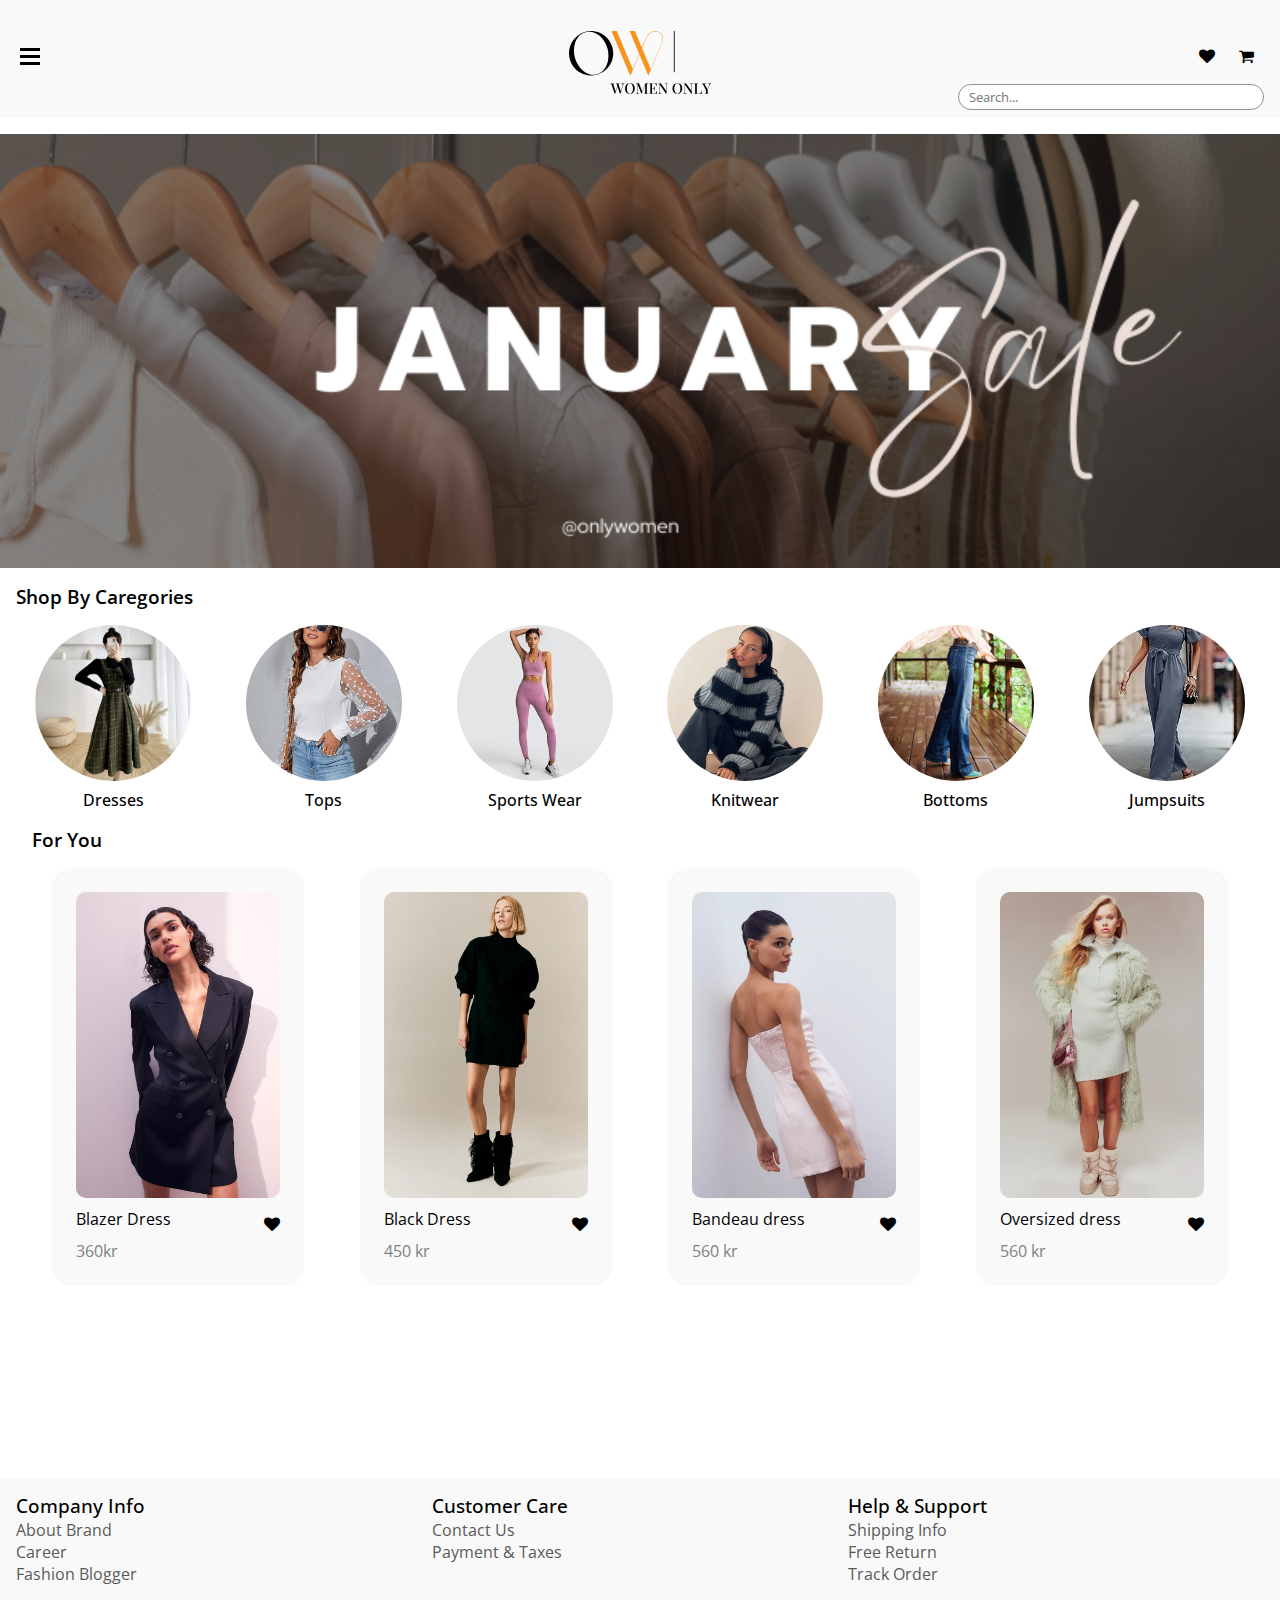
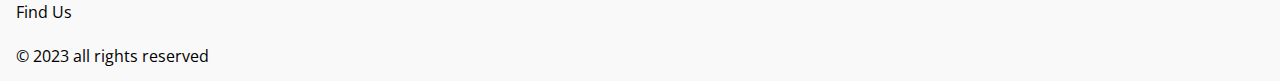
<file: index.html>
<!DOCTYPE html>
<html lang="en">
  <head>
    <meta charset="UTF-8" />
    <meta name="viewport" content="width=device-width, initial-scale=1.0" />
    <link rel="stylesheet" href="css/style.css" />
    <link rel="stylesheet" href="css/menubar.css" />
    <link rel="stylesheet" href="css/productlist.css" />
    <script src="js/menubar.js" defer></script>
    <link rel="preconnect" href="https://fonts.googleapis.com" />
    <link rel="preconnect" href="https://fonts.gstatic.com" crossorigin />
    <link
      href="https://fonts.googleapis.com/css2?family=Open+Sans:wght@400;500;600;700&display=swap"
      rel="stylesheet"
    />
    <link
      rel="stylesheet"
      href="https://cdnjs.cloudflare.com/ajax/libs/font-awesome/4.7.0/css/font-awesome.min.css"
    />
    <link
      rel="stylesheet"
      href="https://cdnjs.cloudflare.com/ajax/libs/font-awesome/6.4.2/css/all.min.css"
      integrity="sha512-z3gLpd7yknf1YoNbCzqRKc4qyor8gaKU1qmn+CShxbuBusANI9QpRohGBreCFkKxLhei6S9CQXFEbbKuqLg0DA=="
      crossorigin="anonymous"
      referrerpolicy="no-referrer"
    />
    <title>Women Only</title>
  </head>
  <body>
    <header>
      <!-- <div class="background-div"></div> -->
      <section class="header-container">
        <div class="burger-bars">
          <div class="thehamburger">
            <span class="bar"></span>
            <span class="bar"></span>
            <span class="bar"></span>
          </div>
          <nav class="nav-container hidden">
            <ul class="nav-menu">
              <li class="li-name">
                <a class="link-tag" href="productlist.html">Dresses</a>
              </li>
              <li class="li-name"><a href="#">Tops</a></li>
              <li class="li-name"><a href="#">Sports wear</a></li>
              <li class="li-name"><a href="#">Knitwear</a></li>
              <li class="li-name"><a href="#">Bottoms</a></li>
              <li class="li-name"><a href="#">Jumpsuits</a></li>
            </ul>
            <ul class="icon-menu">
              <li class="nav-icon">
                <svg
                  xmlns="http://www.w3.org/2000/svg"
                  height="1em"
                  viewBox="0 0 576 512"
                >
                  <!--! Font Awesome Free 6.4.2 by @fontawesome - https://fontawesome.com License - https://fontawesome.com/license (Commercial License) Copyright 2023 Fonticons, Inc. -->
                  <path
                    d="M575.8 255.5c0 18-15 32.1-32 32.1h-32l.7 160.2c0 2.7-.2 5.4-.5 8.1V472c0 22.1-17.9 40-40 40H456c-1.1 0-2.2 0-3.3-.1c-1.4 .1-2.8 .1-4.2 .1H416 392c-22.1 0-40-17.9-40-40V448 384c0-17.7-14.3-32-32-32H256c-17.7 0-32 14.3-32 32v64 24c0 22.1-17.9 40-40 40H160 128.1c-1.5 0-3-.1-4.5-.2c-1.2 .1-2.4 .2-3.6 .2H104c-22.1 0-40-17.9-40-40V360c0-.9 0-1.9 .1-2.8V287.6H32c-18 0-32-14-32-32.1c0-9 3-17 10-24L266.4 8c7-7 15-8 22-8s15 2 21 7L564.8 231.5c8 7 12 15 11 24z"
                  />
                </svg>
              </li>
              <li class="nav-icon">
                <svg
                  xmlns="http://www.w3.org/2000/svg"
                  height="1em"
                  viewBox="0 0 512 512"
                >
                  <!--! Font Awesome Free 6.4.2 by @fontawesome - https://fontawesome.com License - https://fontawesome.com/license (Commercial License) Copyright 2023 Fonticons, Inc. -->
                  <path
                    d="M47.6 300.4L228.3 469.1c7.5 7 17.4 10.9 27.7 10.9s20.2-3.9 27.7-10.9L464.4 300.4c30.4-28.3 47.6-68 47.6-109.5v-5.8c0-69.9-50.5-129.5-119.4-141C347 36.5 300.6 51.4 268 84L256 96 244 84c-32.6-32.6-79-47.5-124.6-39.9C50.5 55.6 0 115.2 0 185.1v5.8c0 41.5 17.2 81.2 47.6 109.5z"
                  />
                </svg>
              </li>
              <li class="nav-icon">
                <svg
                  xmlns="http://www.w3.org/2000/svg"
                  height="1em"
                  viewBox="0 0 512 512"
                >
                  <!--! Font Awesome Free 6.4.2 by @fontawesome - https://fontawesome.com License - https://fontawesome.com/license (Commercial License) Copyright 2023 Fonticons, Inc. -->
                  <path
                    d="M256 48C141.1 48 48 141.1 48 256v40c0 13.3-10.7 24-24 24s-24-10.7-24-24V256C0 114.6 114.6 0 256 0S512 114.6 512 256V400.1c0 48.6-39.4 88-88.1 88L313.6 488c-8.3 14.3-23.8 24-41.6 24H240c-26.5 0-48-21.5-48-48s21.5-48 48-48h32c17.8 0 33.3 9.7 41.6 24l110.4 .1c22.1 0 40-17.9 40-40V256c0-114.9-93.1-208-208-208zM144 208h16c17.7 0 32 14.3 32 32V352c0 17.7-14.3 32-32 32H144c-35.3 0-64-28.7-64-64V272c0-35.3 28.7-64 64-64zm224 0c35.3 0 64 28.7 64 64v48c0 35.3-28.7 64-64 64H352c-17.7 0-32-14.3-32-32V240c0-17.7 14.3-32 32-32h16z"
                  />
                </svg>
              </li>
              <li class="nav-icon">
                <svg
                  xmlns="http://www.w3.org/2000/svg"
                  height="1em"
                  viewBox="0 0 448 512"
                >
                  <!--! Font Awesome Free 6.4.2 by @fontawesome - https://fontawesome.com License - https://fontawesome.com/license (Commercial License) Copyright 2023 Fonticons, Inc. -->
                  <path
                    d="M224 256A128 128 0 1 0 224 0a128 128 0 1 0 0 256zm-45.7 48C79.8 304 0 383.8 0 482.3C0 498.7 13.3 512 29.7 512H418.3c16.4 0 29.7-13.3 29.7-29.7C448 383.8 368.2 304 269.7 304H178.3z"
                  />
                </svg>
              </li>
              <!-- The icons links are copied from https://fontawesome.com/  -->
            </ul>
          </nav>
        </div>
        <a href="index.html"
          ><img class="logo-image" src="Images/logo1.svg" alt="logo"
        /></a>
        <figure class="icon-container">
          <div>
            <i class="fa fa-search"></i>
            <i class="fa fa-heart wishlist"></i>
            <a class="link-tag" href="ShoppingCart2.html"
              ><i class="fa fa-shopping-cart"><p>.</p></i></a
            >
          </div>
          <input id="search-bar" type="text" placeholder="Search..." />
        </figure>
      </section>
    </header>
    <main>
      <section class="small-icons">
        <figure class="img-icon-div">
          <img class="img-icon" src="Images/what'snew.jpeg" alt="image1" />
          <figcaption class="icon-name">What's New</figcaption>
        </figure>
        <figure class="img-icon-div">
          <img class="img-icon" src="Images/fall.jpeg" alt="Fall style" />
          <figcaption class="icon-name">Fall Style</figcaption>
        </figure>
        <figure class="img-icon-div">
          <img class="img-icon" src="Images/trendy1.jpeg" alt="image1" />
          <figcaption class="icon-name">Trending</figcaption>
        </figure>
        <figure class="img-icon-div">
          <img class="img-icon" src="Images/bestselling1.jpeg" alt="image1" />
          <figcaption class="icon-name">Best Selling</figcaption>
        </figure>
      </section>
      <section class="carousel-container">
        <div id="slider">
          <figure class="slide first-slide">
            <img class="carousel-image" src="pics/newpic1.png" alt="image" />
          </figure>
          <figure class="slide second-slide">
            <img class="carousel-image" src="pics/newpic2.png" alt="image" />
          </figure>
          <figure class="slide third-slide">
            <img class="carousel-image" src="pics/newpic3.png" alt="image" />
          </figure>
        </div>
      </section>
      <section class="categories-section">
        <h3 class="sub-heading subhead-text">Shop By Caregories</h3>
        <div class="categories-container margin-top">
          <a class="link-tag" href="productlist.html">
            <figure class="img-icon-div">
              <img
                class="img-icon border-radius"
                src="Images/dress.jpg"
                alt="image1"
              />
              <figcaption class="category-heading">Dresses</figcaption>
            </figure></a
          >
          <figure class="img-icon-div">
            <img
              class="img-icon border-radius"
              src="Images/tops.jpg"
              alt="image1"
            />
            <figcaption class="category-heading">Tops</figcaption>
          </figure>
          <figure class="img-icon-div">
            <img
              class="img-icon border-radius"
              src="Images/sportswear.jpeg"
              alt="image1"
            />
            <figcaption class="category-heading">Sports Wear</figcaption>
          </figure>
          <figure class="img-icon-div">
            <img
              class="img-icon border-radius"
              src="Images/knitwear.jpg"
              alt="image1"
            />
            <figcaption class="category-heading">Knitwear</figcaption>
          </figure>
          <figure class="img-icon-div">
            <img
              class="img-icon border-radius"
              src="Images/bottoms.jpeg"
              alt="image1"
            />
            <figcaption class="category-heading">Bottoms</figcaption>
          </figure>
          <figure class="img-icon-div">
            <img
              class="img-icon border-radius"
              src="Images/jumpsuit2.jpg"
              alt="image1"
            />
            <figcaption class="category-heading">Jumpsuits</figcaption>
          </figure>
        </div>
      </section>
      <section class="similar-product-container">
        <h3 class="subhead-text">For You</h3>
        <div class="similar-product">
          <div class="card-cont">
            <figure>
              <img
                class="similar-image"
                src="Images/Blazer Dress.jpg"
                alt="Blazer Dress"
              />
              <figcaption class="product-name product-caption">
                Blazer Dress
                <i class="fa fa-heart heart pad-icon"></i>
              </figcaption>
              <p class="price-text">360kr</p>
            </figure>
          </div>

          <div class="card-cont">
            <figure>
              <img
                class="similar-image"
                src="Images/Black 2.jpg"
                alt="Black dress"
              />
              <figcaption class="product-name product-caption">
                Black Dress
                <i class="fa fa-heart heart pad-icon"></i>
              </figcaption>
              <p class="price-text">450 kr</p>
            </figure>
          </div>

          <div class="card-cont">
            <figure>
              <img
                class="similar-image"
                src="Images/Short bandeau dress.webp"
                alt="Short bandeau dress"
              />
              <figcaption class="product-name product-caption">
                Bandeau dress
                <i class="fa fa-heart heart pad-icon"></i>
              </figcaption>
              <p class="price-text">560 kr</p>
            </figure>
          </div>
          <div class="card-cont">
            <figure>
              <img
                class="similar-image"
                src="Images/Oversized dress with zipper.webp"
                alt="Short bandeau dress"
              />
              <figcaption class="product-name product-caption">
                Oversized dress
                <i class="fa fa-heart heart pad-icon"></i>
              </figcaption>
              <p class="price-text">560 kr</p>
            </figure>
          </div>
        </div>
      </section>
    </main>

    <footer class="footer-nav">
      <div class="footer-subnav">
        <p class="footer-main"><a href="#">Company Info</a></p>
        <div class="footer-subnavcontent">
          <a href="#">About Brand</a>
          <a href="#">Career</a>
          <a href="#">Fashion Blogger</a>
        </div>
      </div>

      <div class="footer-subnav">
        <p class="footer-main"><a href="#">Customer Care</a></p>
        <div class="footer-subnavcontent">
          <a href="#">Contact Us</a>
          <a href="#">Payment & Taxes</a>
        </div>
      </div>

      <div class="footer-subnav">
        <p class="footer-main"><a href="#">Help & Support</a></p>
        <div class="footer-subnavcontent">
          <a href="#">Shipping Info</a>
          <a href="#">Free Return</a>
          <a href="#">Track Order</a>
        </div>
      </div>

      <div class="footer-subnav">
        <p class="footer-main">Find Us</p>
        <div class="icons">
          <i class="fa-brands fa-facebook"></i>
          <i class="fa-brands fa-instagram"></i>
          <i class="fa-brands fa-twitter"></i>
          <i class="fa-brands fa-youtube"></i>
          <br />
          <a href="#">&#169; 2023 all rights reserved</a>
        </div>
      </div>
    </footer>
  </body>
</html>
</file>
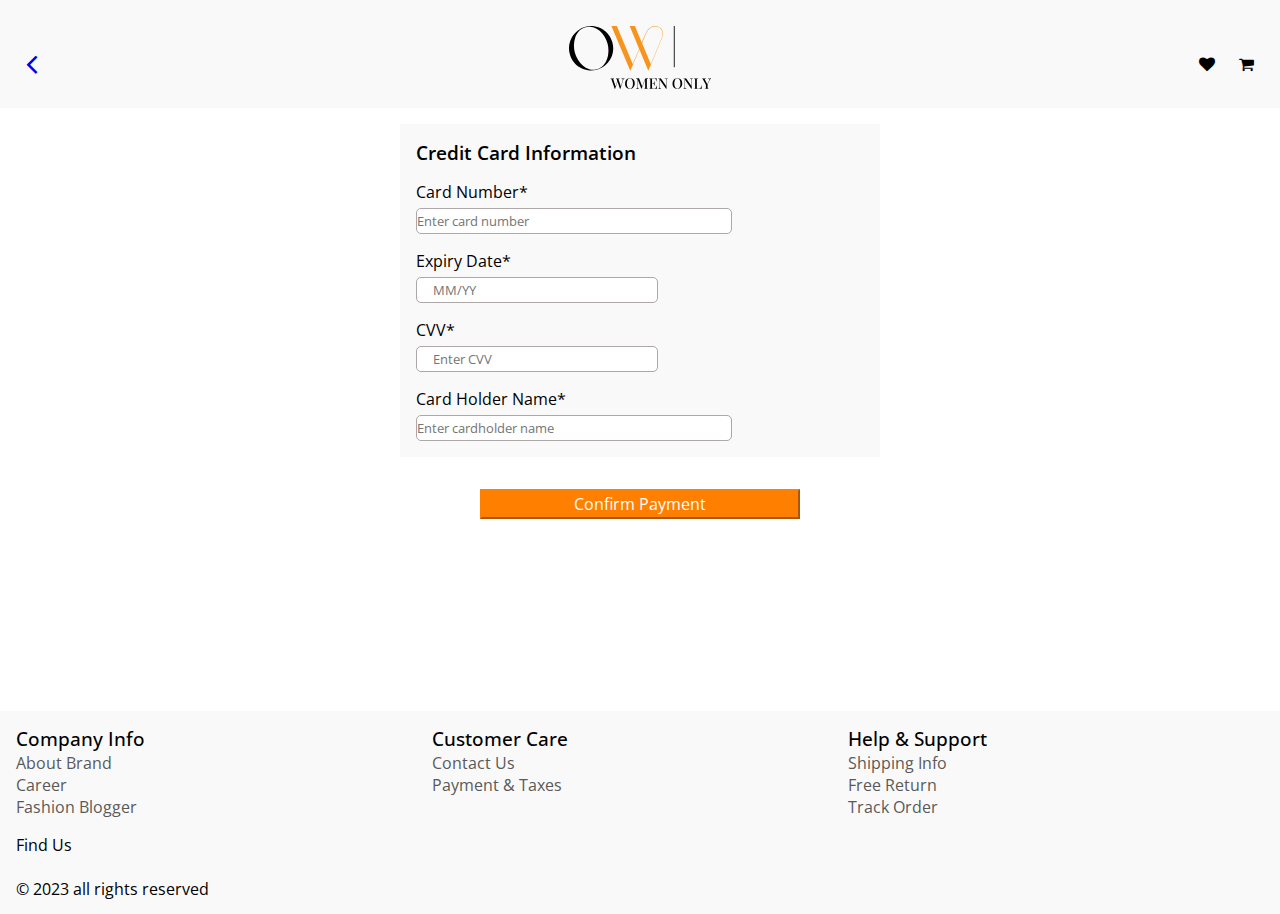
<file: CreditCard.html>
<!DOCTYPE html>
<html lang="en">
  <head>
    <meta charset="UTF-8" />
    <meta name="viewport" content="width=device-width, initial-scale=1.0" />
    <link rel="stylesheet" href="css/style.css" />
    <link rel="stylesheet" href="css/menubar.css" />
    <link rel="stylesheet" href="css/creditcard.css" />
    <link rel="stylesheet" href="css/productlist.css" />
    <link rel="preconnect" href="https://fonts.googleapis.com" />
    <link rel="preconnect" href="https://fonts.gstatic.com" crossorigin />
    <link
      href="https://fonts.googleapis.com/css2?family=Open+Sans:ital,wght@0,300;0,400;0,500;0,600;0,700;0,800;1,300;1,400;1,500;1,600;1,700;1,800&display=swap"
      rel="stylesheet"
    />
    <link
      rel="stylesheet"
      href="https://cdnjs.cloudflare.com/ajax/libs/font-awesome/4.7.0/css/font-awesome.min.css"
    />
    <link
      rel="stylesheet"
      href="https://cdnjs.cloudflare.com/ajax/libs/font-awesome/6.4.2/css/all.min.css"
      integrity="sha512-z3gLpd7yknf1YoNbCzqRKc4qyor8gaKU1qmn+CShxbuBusANI9QpRohGBreCFkKxLhei6S9CQXFEbbKuqLg0DA=="
      crossorigin="anonymous"
      referrerpolicy="no-referrer"
    />

    <title>Creditcard</title>
  </head>
  <body>
    <header>
      <section class="header-container">
        <a href="User.html"> <i class="fa fa-angle-left"></i></a>
        <a href="index.html"
          ><img class="logo-image" src="Images/logo1.svg" alt="logo"
        /></a>

        <figure class="icon-container">
          <i class="fa fa-heart"></i>
          <i class="fa fa-shopping-cart"></i>
        </figure>
      </section>
    </header>
    <main>
      <div class="criditsdiv">
        <h3 id="creditinfo">Credit Card Information</h3>
        <form class="creditcard-form">
          <label for="cardNumber" class="margin-option">Card Number*</label>
          <input
            type="text"
            id="cardNumber"
            name="cardNumber"
            placeholder="Enter card number"
          />

          <label for="expiryDate" class="margin-option">Expiry Date*</label>
          <input
            type="text"
            id="expiryDate"
            name="expiryDate"
            placeholder="MM/YY"
          />

          <label for="cvv" class="margin-option">CVV*</label>
          <input type="text" id="cvv" name="cvv" placeholder="Enter CVV" />

          <label for="cardName" class="margin-option">Card Holder Name*</label>
          <input
            type="text"
            id="cardName"
            name="cardName"
            placeholder="Enter cardholder name"
          />
        </form>
      </div>
      <div class="payment-button">
        <a href="OrderConfirmation.html"
          ><button id="paybutton" class="margin-option">
            Confirm Payment
          </button></a
        >
      </div>
    </main>

    <footer class="footer-nav">
      <div class="footer-subnav">
        <p class="footer-main"><a href="#">Company Info</a></p>
        <div class="footer-subnavcontent">
          <a href="#">About Brand</a>
          <a href="#">Career</a>
          <a href="#">Fashion Blogger</a>
        </div>
      </div>

      <div class="footer-subnav">
        <p class="footer-main"><a href="#">Customer Care</a></p>
        <div class="footer-subnavcontent">
          <a href="#">Contact Us</a>
          <a href="#">Payment & Taxes</a>
        </div>
      </div>

      <div class="footer-subnav">
        <p class="footer-main"><a href="#">Help & Support</a></p>
        <div class="footer-subnavcontent">
          <a href="#">Shipping Info</a>
          <a href="#">Free Return</a>
          <a href="#">Track Order</a>
        </div>
      </div>

      <div class="footer-subnav">
        <p class="footer-main">Find Us</p>
        <div class="icons">
          <i class="fa-brands fa-facebook"></i>
          <i class="fa-brands fa-instagram"></i>
          <i class="fa-brands fa-twitter"></i>
          <i class="fa-brands fa-youtube"></i>
          <br />
          <a href="#">&#169; 2023 all rights reserved</a>
        </div>
      </div>
    </footer>
  </body>
</html>
</file>
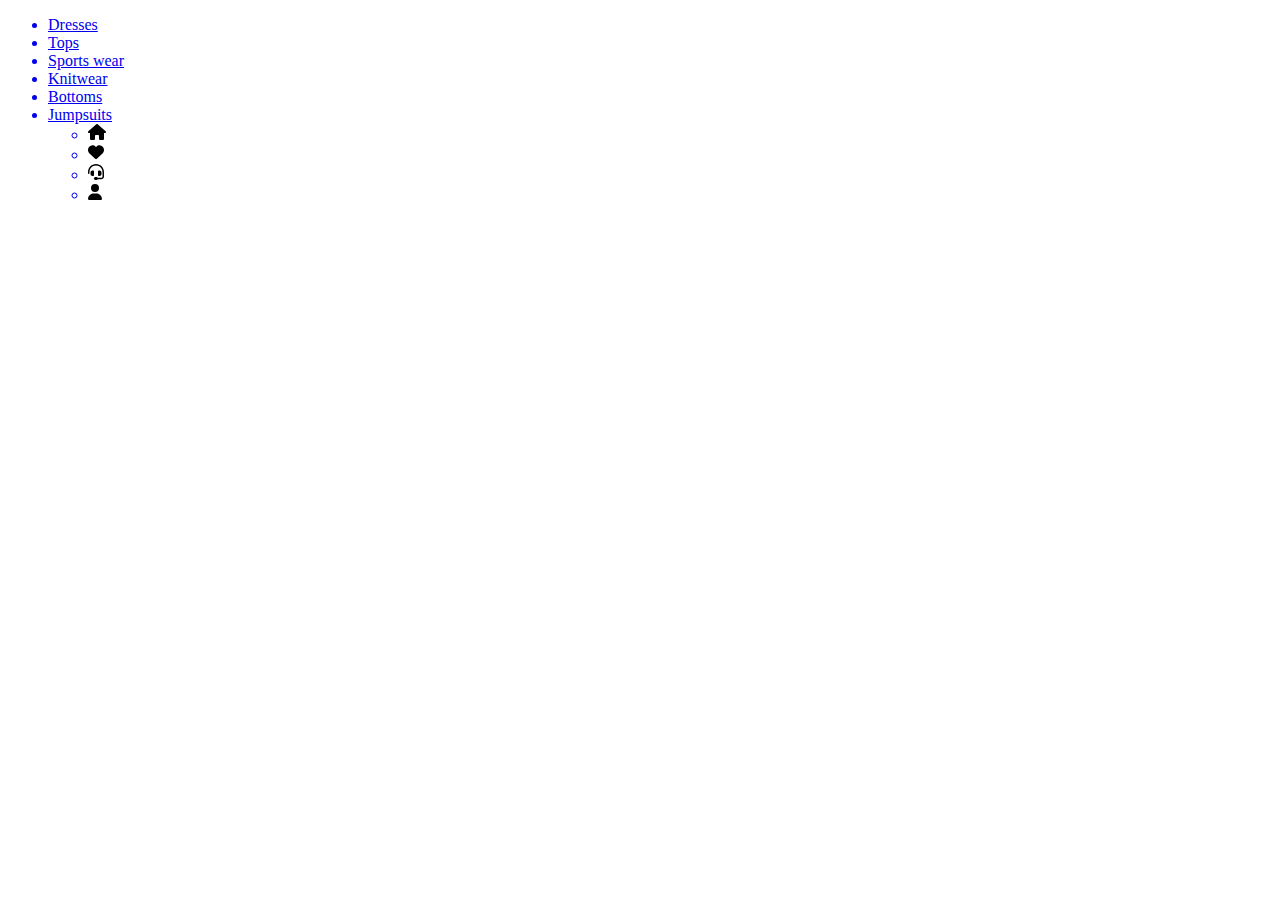
<file: menubar.html>
<!DOCTYPE html>
<html lang="en">
  <head>
    <meta charset="UTF-8" />
    <meta name="viewport" content="width=device-width, initial-scale=1.0" />
    <link rel="stylesheet" href="css/shoppingcart.css" />
    <link rel="preconnect" href="https://fonts.googleapis.com">
<link rel="preconnect" href="https://fonts.gstatic.com" crossorigin>
<link href="https://fonts.googleapis.com/css2?family=Open+Sans:ital,wght@0,300;0,400;0,500;0,600;0,700;0,800;1,300;1,400;1,500;1,600;1,700;1,800&display=swap" rel="stylesheet">
    <script src="js/main.js" defer></script>
    <title>Humburger Menu</title>
  </head>
  <body>

    
     

<nav>
  <div class="thehamburger">
    <span class="bar"></span>
    <span class="bar"></span>
    <span class="bar"></span>
    

  </div>

  <ul class="nav-menu"> 
      <a href="#">
          <li>Dresses</li>
       </a>

      <a href="#">
          <li>Tops</li>
      </a>

      <a href="#">
          <li>Sports wear</li>
      </a>
          <a href="#">
          <li>Knitwear</li>
      </a>

              <a href="#">
          <li>Bottoms</li>
      </a>

            <a href="#">
          <li>Jumpsuits</li>
          </a>




  <ul class="icon-menu"> 
            <a href="#">
                <li><svg xmlns="http://www.w3.org/2000/svg" height="1em" viewBox="0 0 576 512"><!--! Font Awesome Free 6.4.2 by @fontawesome - https://fontawesome.com License - https://fontawesome.com/license (Commercial License) Copyright 2023 Fonticons, Inc. --><path d="M575.8 255.5c0 18-15 32.1-32 32.1h-32l.7 160.2c0 2.7-.2 5.4-.5 8.1V472c0 22.1-17.9 40-40 40H456c-1.1 0-2.2 0-3.3-.1c-1.4 .1-2.8 .1-4.2 .1H416 392c-22.1 0-40-17.9-40-40V448 384c0-17.7-14.3-32-32-32H256c-17.7 0-32 14.3-32 32v64 24c0 22.1-17.9 40-40 40H160 128.1c-1.5 0-3-.1-4.5-.2c-1.2 .1-2.4 .2-3.6 .2H104c-22.1 0-40-17.9-40-40V360c0-.9 0-1.9 .1-2.8V287.6H32c-18 0-32-14-32-32.1c0-9 3-17 10-24L266.4 8c7-7 15-8 22-8s15 2 21 7L564.8 231.5c8 7 12 15 11 24z"/></svg></i></li>
             </a>
      
            <a href="#">
                <li><svg xmlns="http://www.w3.org/2000/svg" height="1em" viewBox="0 0 512 512"><!--! Font Awesome Free 6.4.2 by @fontawesome - https://fontawesome.com License - https://fontawesome.com/license (Commercial License) Copyright 2023 Fonticons, Inc. --><path d="M47.6 300.4L228.3 469.1c7.5 7 17.4 10.9 27.7 10.9s20.2-3.9 27.7-10.9L464.4 300.4c30.4-28.3 47.6-68 47.6-109.5v-5.8c0-69.9-50.5-129.5-119.4-141C347 36.5 300.6 51.4 268 84L256 96 244 84c-32.6-32.6-79-47.5-124.6-39.9C50.5 55.6 0 115.2 0 185.1v5.8c0 41.5 17.2 81.2 47.6 109.5z"/></svg></li>
            </a>
      
            <a href="#">
                <li><svg xmlns="http://www.w3.org/2000/svg" height="1em" viewBox="0 0 512 512"><!--! Font Awesome Free 6.4.2 by @fontawesome - https://fontawesome.com License - https://fontawesome.com/license (Commercial License) Copyright 2023 Fonticons, Inc. --><path d="M256 48C141.1 48 48 141.1 48 256v40c0 13.3-10.7 24-24 24s-24-10.7-24-24V256C0 114.6 114.6 0 256 0S512 114.6 512 256V400.1c0 48.6-39.4 88-88.1 88L313.6 488c-8.3 14.3-23.8 24-41.6 24H240c-26.5 0-48-21.5-48-48s21.5-48 48-48h32c17.8 0 33.3 9.7 41.6 24l110.4 .1c22.1 0 40-17.9 40-40V256c0-114.9-93.1-208-208-208zM144 208h16c17.7 0 32 14.3 32 32V352c0 17.7-14.3 32-32 32H144c-35.3 0-64-28.7-64-64V272c0-35.3 28.7-64 64-64zm224 0c35.3 0 64 28.7 64 64v48c0 35.3-28.7 64-64 64H352c-17.7 0-32-14.3-32-32V240c0-17.7 14.3-32 32-32h16z"/></svg></li>
            </a>
                <a href="#">
                <li><svg xmlns="http://www.w3.org/2000/svg" height="1em" viewBox="0 0 448 512"><!--! Font Awesome Free 6.4.2 by @fontawesome - https://fontawesome.com License - https://fontawesome.com/license (Commercial License) Copyright 2023 Fonticons, Inc. --><path d="M224 256A128 128 0 1 0 224 0a128 128 0 1 0 0 256zm-45.7 48C79.8 304 0 383.8 0 482.3C0 498.7 13.3 512 29.7 512H418.3c16.4 0 29.7-13.3 29.7-29.7C448 383.8 368.2 304 269.7 304H178.3z"/></svg></li>
            </a>
  
         <!-- The icons links are copied from https://fontawesome.com/  -->
      </ul>    
    
        </ul>

        
        


        </nav>

  </body>
</html>
</file>
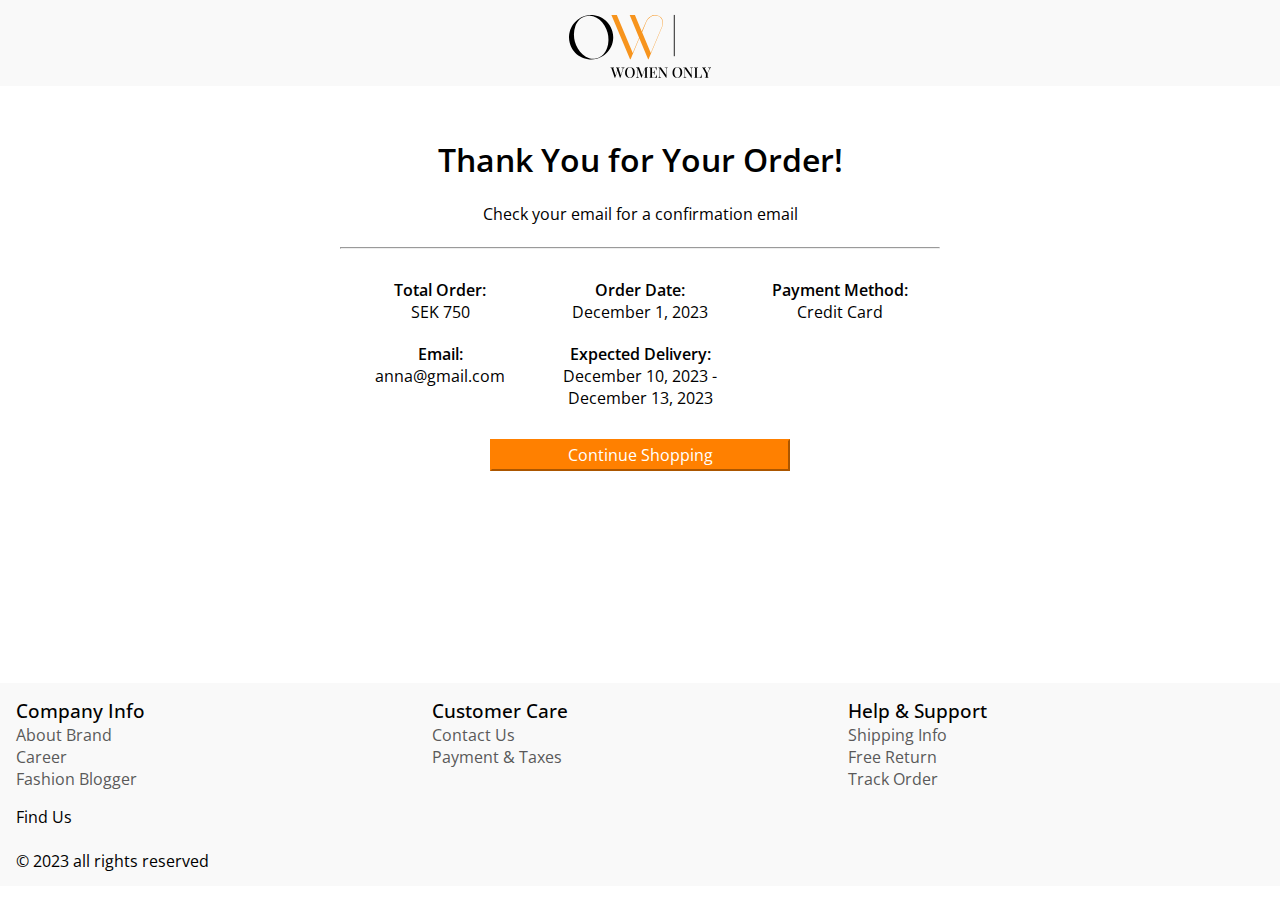
<file: OrderConfirmation.html>
<!DOCTYPE html>
<html lang="en">
  <head>
    <meta charset="UTF-8" />
    <meta name="viewport" content="width=device-width, initial-scale=1.0" />
    <link rel="stylesheet" href="css/shoppingcart.css" />
    <link rel="stylesheet" href="css/style.css" />
    <link rel="stylesheet" href="css/menubar.css" />
    <link rel="stylesheet" href="css/orderconfirmation.css" />
    <link rel="stylesheet" href="css/productlist.css" />
    <link rel="preconnect" href="https://fonts.googleapis.com" />
    <script src="js/productpage.js" defer></script>
    <link rel="preconnect" href="https://fonts.gstatic.com" crossorigin />

    <link
      href="https://fonts.googleapis.com/css2?family=Open+Sans:ital,wght@0,300;0,400;0,500;0,600;0,700;0,800;1,300;1,400;1,500;1,600;1,700;1,800&display=swap"
      rel="stylesheet"
    />
    <link rel="preconnect" href="https://fonts.googleapis.com" />
    <link rel="preconnect" href="https://fonts.gstatic.com" crossorigin />
    <link
      href="https://fonts.googleapis.com/css2?family=Open+Sans:ital,wght@0,300;0,400;0,500;0,600;0,700;0,800;1,300;1,400;1,500;1,600;1,700;1,800&display=swap"
      rel="stylesheet"
    />
    <link
      rel="stylesheet"
      href="https://cdnjs.cloudflare.com/ajax/libs/font-awesome/4.7.0/css/font-awesome.min.css"
    />
    <link
      rel="stylesheet"
      href="https://cdnjs.cloudflare.com/ajax/libs/font-awesome/6.4.2/css/all.min.css"
      integrity="sha512-z3gLpd7yknf1YoNbCzqRKc4qyor8gaKU1qmn+CShxbuBusANI9QpRohGBreCFkKxLhei6S9CQXFEbbKuqLg0DA=="
      crossorigin="anonymous"
      referrerpolicy="no-referrer"
    />
    <title>Order confirmation</title>
  </head>
  <body>
    <header>
      <section class="header-container">
        <span></span>
        <a href="index.html"
          ><img class="logo-image" src="Images/logo1.svg" alt="logo"
        /></a>
        <span></span>
      </section>
    </header>

    <main>
      <div class="thank-you-container">
        <h1>Thank You for Your Order!</h1>
        <br />
        <p>Check your email for a confirmation email</p>
        <br />
        <hr />

        <div class="order-details">
          <div class="order-row">
            <div class="order-column">
              <h3>Total Order:</h3>
              <p>SEK 750</p>
            </div>

            <div class="order-column">
              <h3>Order Date:</h3>
              <p>December 1, 2023</p>
            </div>

            <div class="order-column">
              <h3>Payment Method:</h3>
              <p>Credit Card</p>
            </div>
          </div>

          <div class="order-row">
            <div class="order-column">
              <h3>Email:</h3>
              <p>anna@gmail.com</p>
            </div>

            <div class="order-column">
              <h3>Expected Delivery:</h3>
              <p>December 10, 2023 - December 13, 2023</p>
            </div>

            <div class="order-column"></div>
            <!-- Empty column for spacing  -->
          </div>
        </div>

        <a href="index.html">
          <button class="continue-shopping-button">Continue Shopping</button></a
        >
      </div>
    </main>

    <footer class="footer-nav">
      <div class="footer-subnav">
        <p class="footer-main"><a href="#">Company Info</a></p>
        <div class="footer-subnavcontent">
          <a href="#">About Brand</a>
          <a href="#">Career</a>
          <a href="#">Fashion Blogger</a>
        </div>
      </div>

      <div class="footer-subnav">
        <p class="footer-main"><a href="#">Customer Care</a></p>
        <div class="footer-subnavcontent">
          <a href="#">Contact Us</a>
          <a href="#">Payment & Taxes</a>
        </div>
      </div>

      <div class="footer-subnav">
        <p class="footer-main"><a href="#">Help & Support</a></p>
        <div class="footer-subnavcontent">
          <a href="#">Shipping Info</a>
          <a href="#">Free Return</a>
          <a href="#">Track Order</a>
        </div>
      </div>

      <div class="footer-subnav">
        <p class="footer-main">Find Us</p>
        <div class="icons">
          <i class="fa-brands fa-facebook"></i>
          <i class="fa-brands fa-instagram"></i>
          <i class="fa-brands fa-twitter"></i>
          <i class="fa-brands fa-youtube"></i>
          <br />
          <a href="#">&#169; 2023 all rights reserved</a>
        </div>
      </div>
    </footer>
  </body>
</html>
</file>
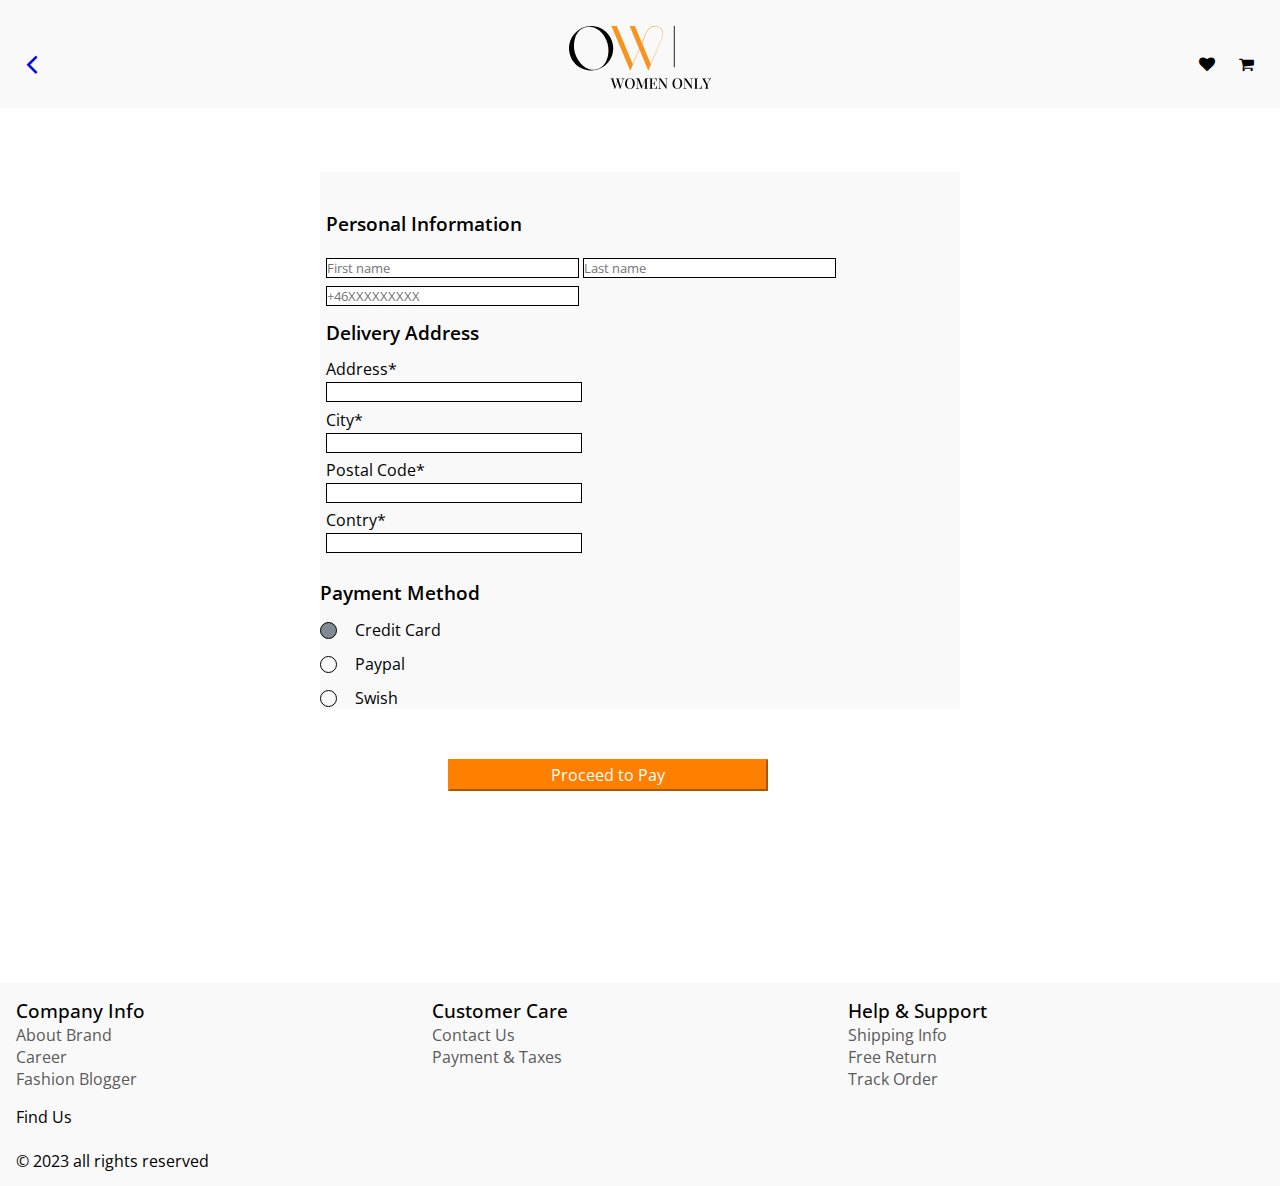
<file: Personalinformation.html>
<!DOCTYPE html>
<html lang="en">
  <head>
    <meta charset="UTF-8" />
    <meta name="viewport" content="width=device-width, initial-scale=1.0" />
    <link rel="preconnect" href="https://fonts.googleapis.com" />
    <link rel="preconnect" href="https://fonts.gstatic.com" crossorigin />
    <link rel="stylesheet" href="css/personalinfo.css" />
    <link rel="stylesheet" href="css/style.css" />
    <link rel="stylesheet" href="css/menubar.css" />

    <link rel="stylesheet" href="css/productlist.css" />
    <link
      href="https://fonts.googleapis.com/css2?family=Open+Sans:wght@400;500;600;700&display=swap"
      rel="stylesheet"
    />
    <link
      rel="stylesheet"
      href="https://cdnjs.cloudflare.com/ajax/libs/font-awesome/4.7.0/css/font-awesome.min.css"
    />
    <link rel="preconnect" href="https://fonts.googleapis.com" />
    <link rel="preconnect" href="https://fonts.gstatic.com" crossorigin />
    <link
      href="https://fonts.googleapis.com/css2?family=Open+Sans:ital,wght@0,300;0,400;0,500;0,600;0,700;0,800;1,300;1,400;1,500;1,600;1,700;1,800&display=swap"
      rel="stylesheet"
    />
    <link
      rel="stylesheet"
      href="https://cdnjs.cloudflare.com/ajax/libs/font-awesome/4.7.0/css/font-awesome.min.css"
    />
    <link
      rel="stylesheet"
      href="https://cdnjs.cloudflare.com/ajax/libs/font-awesome/6.4.2/css/all.min.css"
      integrity="sha512-z3gLpd7yknf1YoNbCzqRKc4qyor8gaKU1qmn+CShxbuBusANI9QpRohGBreCFkKxLhei6S9CQXFEbbKuqLg0DA=="
      crossorigin="anonymous"
      referrerpolicy="no-referrer"
    />

    <title>Personal Information</title>
  </head>
  <body>
    <header>
      <!-- <div class="background-div"></div> -->
      <section class="header-container">
        <a href="User.html"> <i class="fa fa-angle-left"></i></a>
        <a href="index.html"
          ><img class="logo-image" src="Images/logo1.svg" alt="logo"
        /></a>
        <figure class="icon-container">
          <i class="fa fa-heart"></i>
          <a class="link-tag" href="ShoppingCart2.html"
            ><i class="fa fa-shopping-cart"><p>.</p></i></a
          >
        </figure>
      </section>
    </header>
    <main>
      <div class="allforms">
        <form class="personal-info">
          <h1 id="h1personalinfo">Personal Information</h1>
          <input
            class="input-fname"
            type="text"
            name="fname"
            placeholder="First name"
          />
          <input
            class="input-lname"
            type="text"
            name="lname"
            placeholder="Last name"
          />
          <br />
          <input
            class="input-number"
            type="number"
            number="mobileno"
            placeholder="+46XXXXXXXXX"
          />
        </form>
        <form class="address-form">
          <h2 id="h2address">Delivery Address</h2>
          <label id="address" for="Address">Address*</label><br />

          <input class="input-add" type="text" address="address" /><br />
          <label id="city" for="City">City*</label><br />
          <input class="input-city" type="text" city="city" /> <br />
          <label id="postalcode" for="Postal Code">Postal Code*</label><br />

          <input
            class="input-postalcode"
            type="number"
            postal
            code="postalcode"
          />
          <br />
          <label id="country" for="Cuontry">Contry*</label><br />
          <input class="input-country" type="text" country="contry" /><br />
        </form>
        <form>
          <h3 id="h3cash">Payment Method</h3>

          <label class="radio-container"
            >Credit Card<input
              type="radio"
              checked="checked"
              name="Paymentmethod" />
            <span class="selector"></span
          ></label>

          <label class="radio-container"
            >Paypal<input type="radio" name="Paymentmethod" />

            <span class="selector"></span
          ></label>

          <label class="radio-container"
            >Swish
            <input type="radio" name="Paymentmethod" />
            <span class="selector"></span>
          </label>
        </form>
      </div>
      <a href="CreditCard.html"
        ><button id="cashbutton">Proceed to Pay</button></a
      >
    </main>

    <footer class="footer-nav">
      <div class="footer-subnav">
        <p class="footer-main"><a href="#">Company Info</a></p>
        <div class="footer-subnavcontent">
          <a href="#">About Brand</a>
          <a href="#">Career</a>
          <a href="#">Fashion Blogger</a>
        </div>
      </div>

      <div class="footer-subnav">
        <p class="footer-main"><a href="#">Customer Care</a></p>
        <div class="footer-subnavcontent">
          <a href="#">Contact Us</a>
          <a href="#">Payment & Taxes</a>
        </div>
      </div>

      <div class="footer-subnav">
        <p class="footer-main"><a href="#">Help & Support</a></p>
        <div class="footer-subnavcontent">
          <a href="#">Shipping Info</a>
          <a href="#">Free Return</a>
          <a href="#">Track Order</a>
        </div>
      </div>

      <div class="footer-subnav">
        <p class="footer-main">Find Us</p>
        <div class="icons">
          <i class="fa-brands fa-facebook"></i>
          <i class="fa-brands fa-instagram"></i>
          <i class="fa-brands fa-twitter"></i>
          <i class="fa-brands fa-youtube"></i>
          <br />
          <a href="#">&#169; 2023 all rights reserved</a>
        </div>
      </div>
    </footer>
  </body>
</html>
</file>
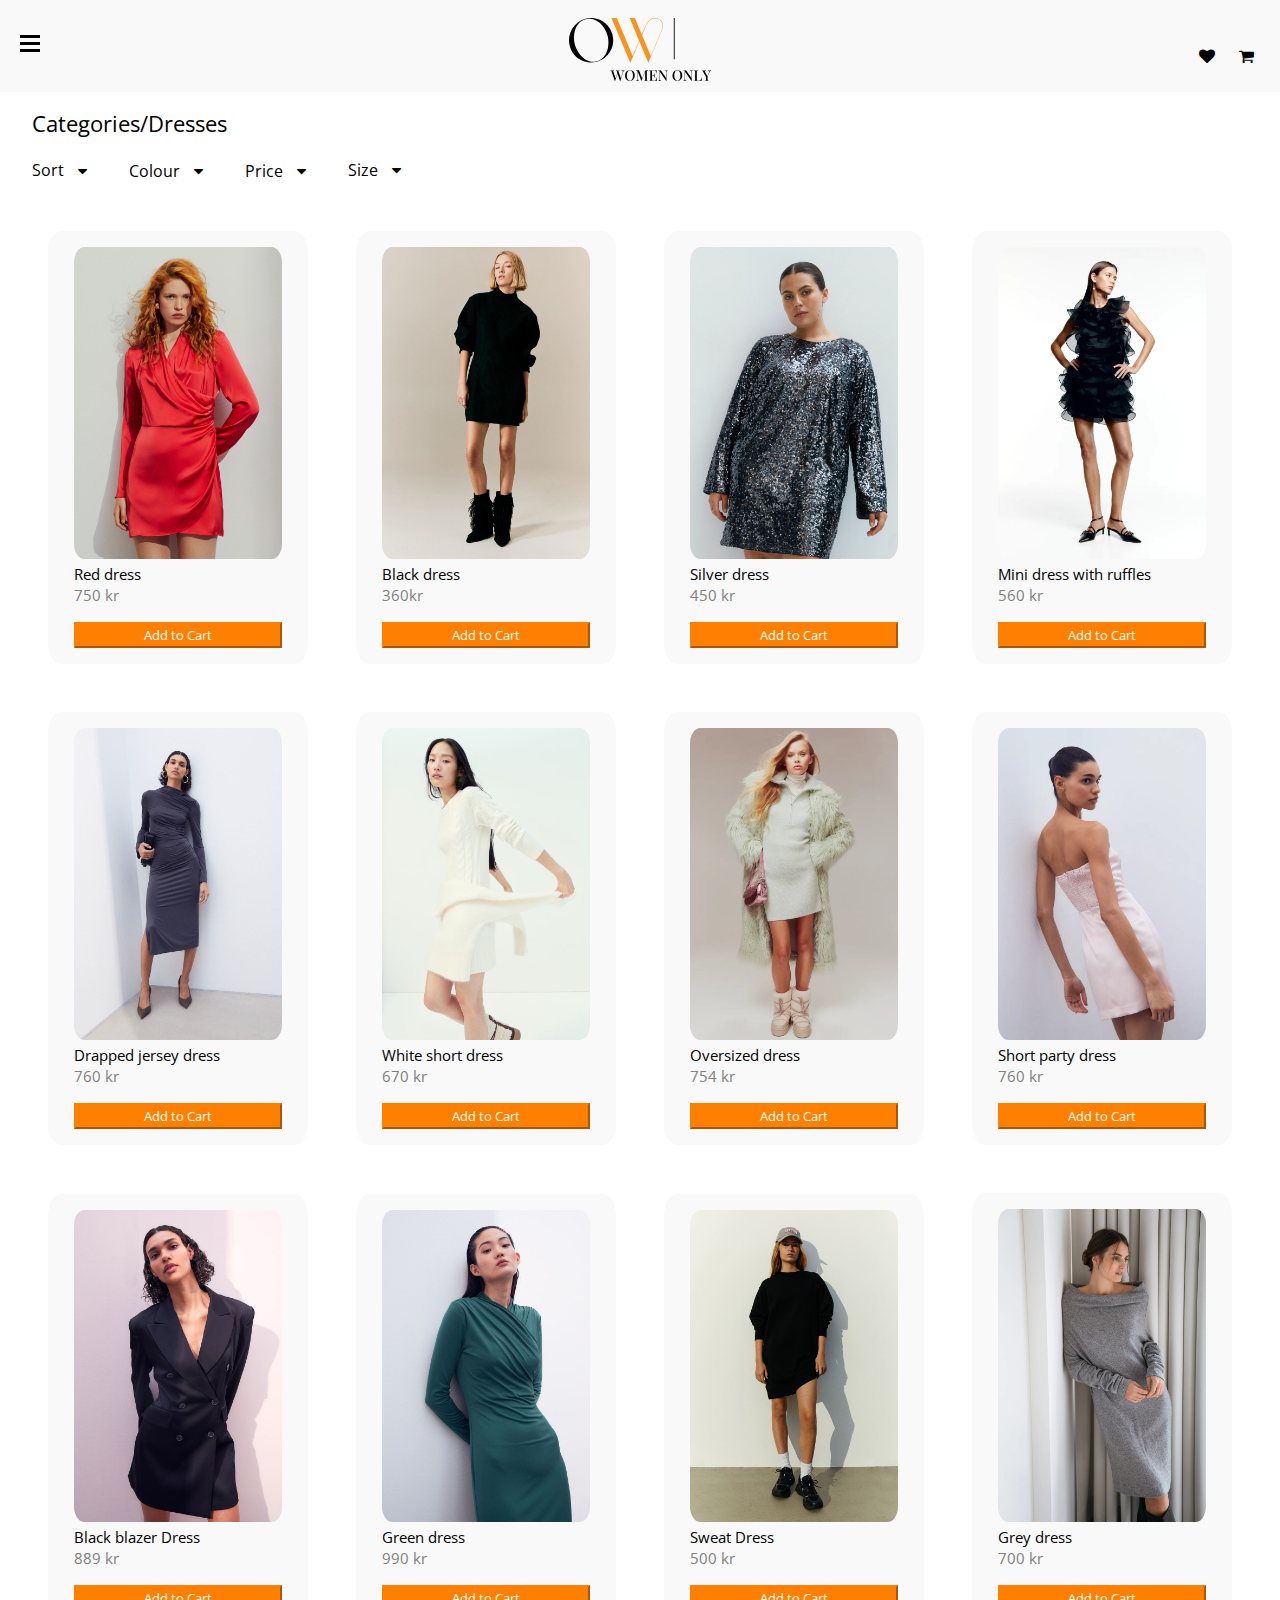
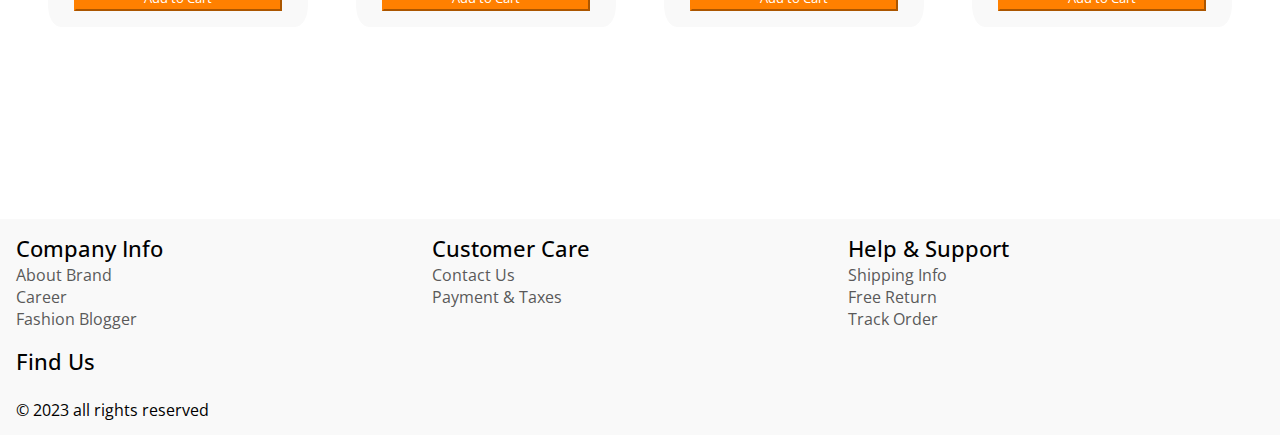
<file: productlist.html>
<!DOCTYPE html>
<html lang="en">
  <head>
    <meta charset="UTF-8" />
    <meta name="viewport" content="width=device-width, initial-scale=1.0" />
    <link rel="preconnect" href="https://fonts.googleapis.com" />
    <link rel="preconnect" href="https://fonts.gstatic.com" crossorigin />
    <link
      href="https://fonts.googleapis.com/css2?family=Open+Sans:ital,wght@0,300;0,400;0,700;0,800;1,300;1,700&display=swap"
      rel="stylesheet"
    />
    <link
      rel="stylesheet"
      href="https://cdnjs.cloudflare.com/ajax/libs/font-awesome/4.7.0/css/font-awesome.min.css"
    />
    <link
      rel="stylesheet"
      href="https://cdnjs.cloudflare.com/ajax/libs/font-awesome/6.4.2/css/all.min.css"
      integrity="sha512-z3gLpd7yknf1YoNbCzqRKc4qyor8gaKU1qmn+CShxbuBusANI9QpRohGBreCFkKxLhei6S9CQXFEbbKuqLg0DA=="
      crossorigin="anonymous"
      referrerpolicy="no-referrer"
    />
    <script src="js/menubar.js" defer></script>

    <link rel="stylesheet" href="css/productlist.css" />
    <link rel="stylesheet" href="css/style.css" />
    <link rel="stylesheet" href="css/menubar.css" />
    <script src="js/main.js" defer></script>
    <title>Product List</title>
  </head>
  <body>
    <header>
      <!-- <div class="background-div"></div> -->
      <section class="header-container">
        <div class="burger-bars">
          <div class="thehamburger">
            <span class="bar"></span>
            <span class="bar"></span>
            <span class="bar"></span>
          </div>
          <nav class="nav-container hidden">
            <ul class="nav-menu">
              <li class="li-name">
                <a class="link-tag" href="productlist.html">Dresses</a>
              </li>
              <li class="li-name"><a href="#">Tops</a></li>
              <li class="li-name"><a href="#">Sports wear</a></li>
              <li class="li-name"><a href="#">Knitwear</a></li>
              <li class="li-name"><a href="#">Bottoms</a></li>
              <li class="li-name"><a href="#">Jumpsuits</a></li>
            </ul>
            <ul class="icon-menu">
              <li class="nav-icon">
                <svg
                  xmlns="http://www.w3.org/2000/svg"
                  height="1em"
                  viewBox="0 0 576 512"
                >
                  <!--! Font Awesome Free 6.4.2 by @fontawesome - https://fontawesome.com License - https://fontawesome.com/license (Commercial License) Copyright 2023 Fonticons, Inc. -->
                  <path
                    d="M575.8 255.5c0 18-15 32.1-32 32.1h-32l.7 160.2c0 2.7-.2 5.4-.5 8.1V472c0 22.1-17.9 40-40 40H456c-1.1 0-2.2 0-3.3-.1c-1.4 .1-2.8 .1-4.2 .1H416 392c-22.1 0-40-17.9-40-40V448 384c0-17.7-14.3-32-32-32H256c-17.7 0-32 14.3-32 32v64 24c0 22.1-17.9 40-40 40H160 128.1c-1.5 0-3-.1-4.5-.2c-1.2 .1-2.4 .2-3.6 .2H104c-22.1 0-40-17.9-40-40V360c0-.9 0-1.9 .1-2.8V287.6H32c-18 0-32-14-32-32.1c0-9 3-17 10-24L266.4 8c7-7 15-8 22-8s15 2 21 7L564.8 231.5c8 7 12 15 11 24z"
                  />
                </svg>
              </li>
              <li class="nav-icon">
                <svg
                  xmlns="http://www.w3.org/2000/svg"
                  height="1em"
                  viewBox="0 0 512 512"
                >
                  <!--! Font Awesome Free 6.4.2 by @fontawesome - https://fontawesome.com License - https://fontawesome.com/license (Commercial License) Copyright 2023 Fonticons, Inc. -->
                  <path
                    d="M47.6 300.4L228.3 469.1c7.5 7 17.4 10.9 27.7 10.9s20.2-3.9 27.7-10.9L464.4 300.4c30.4-28.3 47.6-68 47.6-109.5v-5.8c0-69.9-50.5-129.5-119.4-141C347 36.5 300.6 51.4 268 84L256 96 244 84c-32.6-32.6-79-47.5-124.6-39.9C50.5 55.6 0 115.2 0 185.1v5.8c0 41.5 17.2 81.2 47.6 109.5z"
                  />
                </svg>
              </li>
              <li class="nav-icon">
                <svg
                  xmlns="http://www.w3.org/2000/svg"
                  height="1em"
                  viewBox="0 0 512 512"
                >
                  <!--! Font Awesome Free 6.4.2 by @fontawesome - https://fontawesome.com License - https://fontawesome.com/license (Commercial License) Copyright 2023 Fonticons, Inc. -->
                  <path
                    d="M256 48C141.1 48 48 141.1 48 256v40c0 13.3-10.7 24-24 24s-24-10.7-24-24V256C0 114.6 114.6 0 256 0S512 114.6 512 256V400.1c0 48.6-39.4 88-88.1 88L313.6 488c-8.3 14.3-23.8 24-41.6 24H240c-26.5 0-48-21.5-48-48s21.5-48 48-48h32c17.8 0 33.3 9.7 41.6 24l110.4 .1c22.1 0 40-17.9 40-40V256c0-114.9-93.1-208-208-208zM144 208h16c17.7 0 32 14.3 32 32V352c0 17.7-14.3 32-32 32H144c-35.3 0-64-28.7-64-64V272c0-35.3 28.7-64 64-64zm224 0c35.3 0 64 28.7 64 64v48c0 35.3-28.7 64-64 64H352c-17.7 0-32-14.3-32-32V240c0-17.7 14.3-32 32-32h16z"
                  />
                </svg>
              </li>
              <li class="nav-icon">
                <svg
                  xmlns="http://www.w3.org/2000/svg"
                  height="1em"
                  viewBox="0 0 448 512"
                >
                  <!--! Font Awesome Free 6.4.2 by @fontawesome - https://fontawesome.com License - https://fontawesome.com/license (Commercial License) Copyright 2023 Fonticons, Inc. -->
                  <path
                    d="M224 256A128 128 0 1 0 224 0a128 128 0 1 0 0 256zm-45.7 48C79.8 304 0 383.8 0 482.3C0 498.7 13.3 512 29.7 512H418.3c16.4 0 29.7-13.3 29.7-29.7C448 383.8 368.2 304 269.7 304H178.3z"
                  />
                </svg>
              </li>
              <!-- The icons links are copied from https://fontawesome.com/  -->
            </ul>
          </nav>
        </div>
        <a href="index.html"
          ><img class="logo-image" src="Images/logo1.svg" alt="logo"
        /></a>

        <figure class="icon-container">
          <i class="fa fa-heart"></i>
          <a href="ShoppingCart2.html">
            <i class="fa fa-shopping-cart"
              ><span class="no-of-items hide"
                ><p class="display-count">.</p></span
              ></i
            ></a
          >
        </figure>
      </section>
    </header>
    <main>
      <nav class="navigation">
        <h1 id="nav-heading">Categories/Dresses</h1>
        <section class="subnav-section">
          <div class="subnav">
            <p class="subnavbtn">
              Sort
              <i class="fa fa-caret-down"></i>
            </p>

            <div class="subnav-content">
              <a href="#"> What's New</a>
              <a href="#">Popularity</a>
              <a href="#">Discount</a>
            </div>
          </div>

          <div class="subnav">
            <p class="subnavbtn">
              Colour
              <i class="fa fa-caret-down"></i>
            </p>

            <div class="subnav-content">
              <a href="#"> Red</a>
              <a href="#">Blue</a>
              <a href="#">Black</a>
              <a href="#"> Green</a>
              <a href="#">Pink</a>
              <a href="#">Orange</a>
            </div>
          </div>

          <div class="subnav">
            <p class="subnavbtn">
              Price
              <i class="fa fa-caret-down"></i>
            </p>

            <div class="subnav-content">
              <a href="#"> Low To High</a>
              <a href="#">High to Low</a>
            </div>
          </div>

          <div class="subnav">
            <p class="subnavbtn">
              Size
              <i class="fa fa-caret-down"></i>
            </p>

            <div class="subnav-content">
              <a href="#"> S</a>
              <a href="#">M</a>
              <a href="#">L</a>
              <a href="#">XL</a>
            </div>
          </div>
        </section>
      </nav>
      <section class="container">
        <div class="red-dress">
          <figure class="product-card">
            <a href="productpage.html">
              <img
                class="category-image"
                src="Images/Draped wrap dress.jpg"
                alt="Red Dress"
            /></a>
            <figcaption class="category-discription">
              <a href="productpage.html"
                ><p class="discription">Red dress</p>

                <p class="price">750 kr</p></a
              >
              <button class="cart-button">Add to Cart</button>
            </figcaption>
          </figure>
        </div>
        <a href="#"
          ><figure class="product-card">
            <img
              class="category-image"
              src="Images/Black 2.jpg"
              alt="Black dress"
            />
            <figcaption class="category-discription">
              <p class="discription">Black dress</p>

              <p class="price">360kr</p>
              <button class="cart-button">Add to Cart</button>
            </figcaption>
          </figure></a
        >

        <a href="#"
          ><figure class="product-card">
            <img
              class="category-image"
              src="Images/Sequined dress.jpg"
              alt="Sequined dress"
            />
            <figcaption class="category-discription">
              <p class="discription">Silver dress</p>

              <p class="price">450 kr</p>
              <button class="cart-button">Add to Cart</button>
            </figcaption>
          </figure></a
        >
        <a href="#"
          ><figure class="product-card">
            <img
              class="category-image"
              src="Images/Mini dress with ruffles.webp"
              alt="Mini dress with ruffles"
            />
            <figcaption class="category-discription">
              <p class="discription">Mini dress with ruffles</p>

              <p class="price">560 kr</p>
              <button class="cart-button">Add to Cart</button>
            </figcaption>
          </figure></a
        >
        <a href="#"
          ><figure class="product-card">
            <img
              class="category-image"
              src="Images/Drapped Jersey dress.jpg"
              alt="Drapped Jersey dress"
            />
            <figcaption class="category-discription">
              <p class="discription">Drapped jersey dress</p>

              <p class="price">760 kr</p>
              <button class="cart-button">Add to Cart</button>
            </figcaption>
          </figure></a
        >
        <a href="#"
          ><figure class="product-card">
            <img
              class="category-image"
              src="Images/White dress.jpg"
              alt="White dress"
            />
            <figcaption class="category-discription">
              <p class="discription">White short dress</p>

              <p class="price">670 kr</p>
              <button class="cart-button">Add to Cart</button>
            </figcaption>
          </figure></a
        >
        <a href="#"
          ><figure class="product-card">
            <img
              class="category-image"
              src="Images/Oversized dress with zipper.webp"
              alt="Oversized dress with zipper"
            />
            <figcaption class="category-discription">
              <p class="discription">Oversized dress</p>

              <p class="price">754 kr</p>
              <button class="cart-button">Add to Cart</button>
            </figcaption>
          </figure></a
        >
        <a href="#"
          ><figure class="product-card">
            <img
              class="category-image"
              src="Images/Short bandeau dress.webp"
              alt="Short white bandeau dress"
            />
            <figcaption class="category-discription">
              <p class="discription">Short party dress</p>

              <p class="price">760 kr</p>
              <button class="cart-button">Add to Cart</button>
            </figcaption>
          </figure></a
        >
        <a href="#"
          ><figure class="product-card">
            <img
              class="category-image"
              src="Images/Blazer Dress.jpg"
              alt="Blazer Dress"
            />
            <figcaption class="category-discription">
              <p class="discription">Black blazer Dress</p>

              <p class="price">889 kr</p>
              <button class="cart-button">Add to Cart</button>
            </figcaption>
          </figure></a
        >
        <a href="#"
          ><figure class="product-card">
            <img
              class="category-image"
              src="Images/Green Dress.jpg"
              alt="Green Dress"
            />
            <figcaption class="category-discription">
              <p class="discription">Green dress</p>

              <p class="price">990 kr</p>
              <button class="cart-button">Add to Cart</button>
            </figcaption>
          </figure></a
        >
        <a href="#"
          ><figure class="product-card">
            <img
              class="category-image"
              src="Images/Sweatshirt Dress.jpg"
              alt="Sweatshirt Dress"
            />
            <figcaption class="category-discription">
              <p class="discription">Sweat Dress</p>

              <p class="price">500 kr</p>
              <button class="cart-button">Add to Cart</button>
            </figcaption>
          </figure></a
        >
        <a href="#"
          ><figure class="product-card">
            <img
              class="category-image"
              src="Images/Grey dress.webp"
              alt="Grey dress"
            />
            <figcaption class="category-discription">
              <p class="discription">Grey dress</p>

              <p class="price">700 kr</p>

              <button class="cart-button">Add to Cart</button>
            </figcaption>
          </figure></a
        >
      </section>
    </main>
    <footer class="footer-nav">
      <div class="footer-subnav">
        <h3 class="footer-main"><a href="#">Company Info</a></h3>
        <div class="footer-subnavcontent">
          <a href="#">About Brand</a>
          <a href="#">Career</a>
          <a href="#">Fashion Blogger</a>
        </div>
      </div>

      <div class="footer-subnav">
        <h3 class="footer-main"><a href="#">Customer Care</a></h3>
        <div class="footer-subnavcontent">
          <a href="#">Contact Us</a>
          <a href="#">Payment & Taxes</a>
        </div>
      </div>

      <div class="footer-subnav">
        <h3 class="footer-main"><a href="#">Help & Support</a></h3>
        <div class="footer-subnavcontent">
          <a href="#">Shipping Info</a>
          <a href="#">Free Return</a>
          <a href="#">Track Order</a>
        </div>
      </div>

      <div class="footer-subnav">
        <h3 class="footer-main"><a href="#">Find Us</a></h3>
        <div class="icons">
          <i class="fa-brands fa-facebook"></i>
          <i class="fa-brands fa-instagram"></i>
          <i class="fa-brands fa-twitter"></i>
          <i class="fa-brands fa-youtube"></i>
          <br />
          <a href="#">&#169; 2023 all rights reserved</a>
        </div>
      </div>
    </footer>
  </body>
</html>
</file>
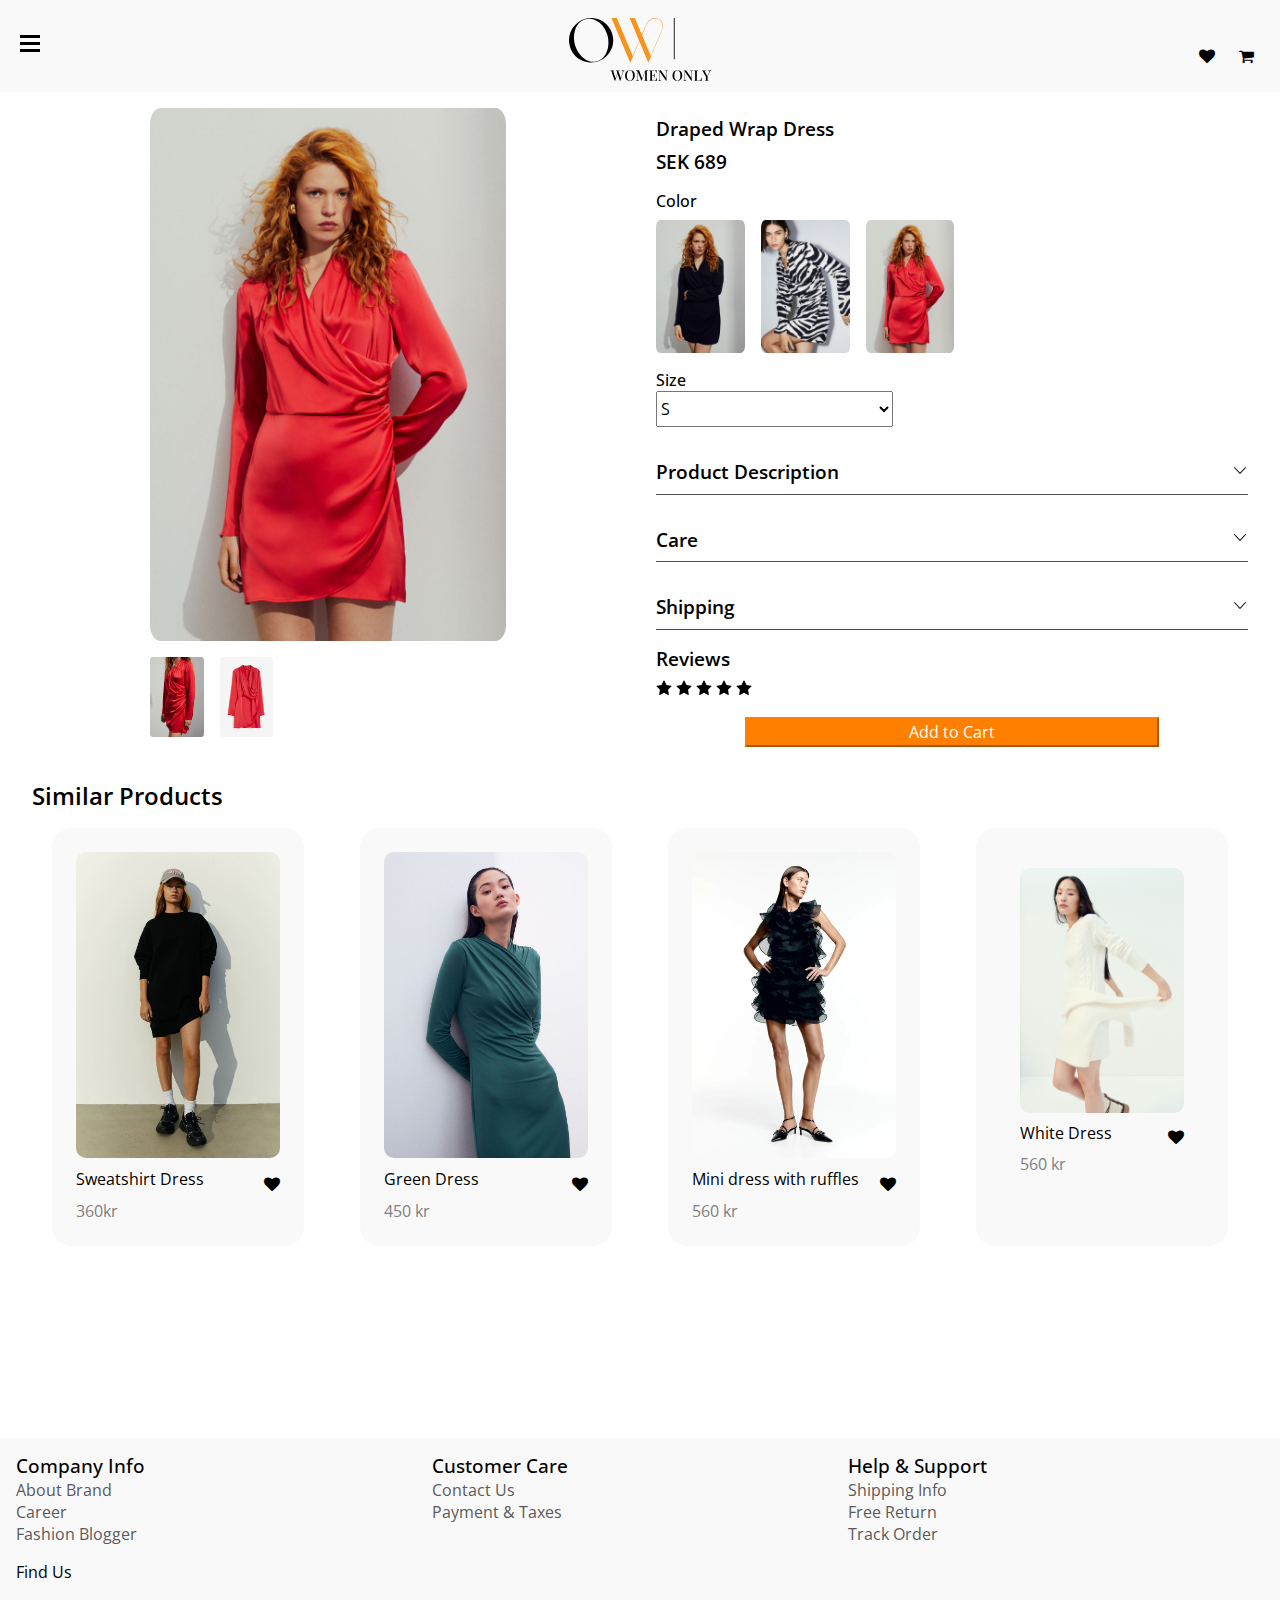
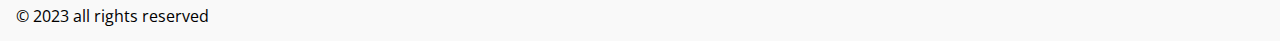
<file: productpage.html>
<!DOCTYPE html>
<html lang="en">
  <head>
    <meta charset="UTF-8" />
    <meta name="viewport" content="width=device-width, initial-scale=1.0" />
    <link rel="stylesheet" href="css/style.css" />
    <link rel="stylesheet" href="css/menubar.css" />
    <link rel="stylesheet" href="css/productlist.css" />
    <script src="js/productpage.js" defer></script>
    <script src="js/menubar.js" defer></script>
    <link rel="preconnect" href="https://fonts.googleapis.com" />
    <link rel="preconnect" href="https://fonts.gstatic.com" crossorigin />
    <link
      href="https://fonts.googleapis.com/css2?family=Open+Sans:wght@400;500;600;700&display=swap"
      rel="stylesheet"
    />
    <link
      rel="stylesheet"
      href="https://cdnjs.cloudflare.com/ajax/libs/font-awesome/4.7.0/css/font-awesome.min.css"
    />
    <link
      rel="stylesheet"
      href="https://cdnjs.cloudflare.com/ajax/libs/font-awesome/6.4.2/css/all.min.css"
      integrity="sha512-z3gLpd7yknf1YoNbCzqRKc4qyor8gaKU1qmn+CShxbuBusANI9QpRohGBreCFkKxLhei6S9CQXFEbbKuqLg0DA=="
      crossorigin="anonymous"
      referrerpolicy="no-referrer"
    />
    <title>Draped Wrap Dress</title>
  </head>
  <body>
    <header>
      <!-- <div class="background-div"></div> -->
      <section class="header-container">
        <div class="burger-bars">
          <div class="thehamburger">
            <span class="bar"></span>
            <span class="bar"></span>
            <span class="bar"></span>
          </div>
          <nav class="nav-container hidden">
            <ul class="nav-menu">
              <li class="li-name">
                <a class="link-tag" href="productlist.html">Dresses</a>
              </li>
              <li class="li-name"><a href="#">Tops</a></li>
              <li class="li-name"><a href="#">Sports wear</a></li>
              <li class="li-name"><a href="#">Knitwear</a></li>
              <li class="li-name"><a href="#">Bottoms</a></li>
              <li class="li-name"><a href="#">Jumpsuits</a></li>
            </ul>
            <ul class="icon-menu">
              <li class="nav-icon">
                <svg
                  xmlns="http://www.w3.org/2000/svg"
                  height="1em"
                  viewBox="0 0 576 512"
                >
                  <!--! Font Awesome Free 6.4.2 by @fontawesome - https://fontawesome.com License - https://fontawesome.com/license (Commercial License) Copyright 2023 Fonticons, Inc. -->
                  <path
                    d="M575.8 255.5c0 18-15 32.1-32 32.1h-32l.7 160.2c0 2.7-.2 5.4-.5 8.1V472c0 22.1-17.9 40-40 40H456c-1.1 0-2.2 0-3.3-.1c-1.4 .1-2.8 .1-4.2 .1H416 392c-22.1 0-40-17.9-40-40V448 384c0-17.7-14.3-32-32-32H256c-17.7 0-32 14.3-32 32v64 24c0 22.1-17.9 40-40 40H160 128.1c-1.5 0-3-.1-4.5-.2c-1.2 .1-2.4 .2-3.6 .2H104c-22.1 0-40-17.9-40-40V360c0-.9 0-1.9 .1-2.8V287.6H32c-18 0-32-14-32-32.1c0-9 3-17 10-24L266.4 8c7-7 15-8 22-8s15 2 21 7L564.8 231.5c8 7 12 15 11 24z"
                  />
                </svg>
              </li>
              <li class="nav-icon">
                <svg
                  xmlns="http://www.w3.org/2000/svg"
                  height="1em"
                  viewBox="0 0 512 512"
                >
                  <!--! Font Awesome Free 6.4.2 by @fontawesome - https://fontawesome.com License - https://fontawesome.com/license (Commercial License) Copyright 2023 Fonticons, Inc. -->
                  <path
                    d="M47.6 300.4L228.3 469.1c7.5 7 17.4 10.9 27.7 10.9s20.2-3.9 27.7-10.9L464.4 300.4c30.4-28.3 47.6-68 47.6-109.5v-5.8c0-69.9-50.5-129.5-119.4-141C347 36.5 300.6 51.4 268 84L256 96 244 84c-32.6-32.6-79-47.5-124.6-39.9C50.5 55.6 0 115.2 0 185.1v5.8c0 41.5 17.2 81.2 47.6 109.5z"
                  />
                </svg>
              </li>
              <li class="nav-icon">
                <svg
                  xmlns="http://www.w3.org/2000/svg"
                  height="1em"
                  viewBox="0 0 512 512"
                >
                  <!--! Font Awesome Free 6.4.2 by @fontawesome - https://fontawesome.com License - https://fontawesome.com/license (Commercial License) Copyright 2023 Fonticons, Inc. -->
                  <path
                    d="M256 48C141.1 48 48 141.1 48 256v40c0 13.3-10.7 24-24 24s-24-10.7-24-24V256C0 114.6 114.6 0 256 0S512 114.6 512 256V400.1c0 48.6-39.4 88-88.1 88L313.6 488c-8.3 14.3-23.8 24-41.6 24H240c-26.5 0-48-21.5-48-48s21.5-48 48-48h32c17.8 0 33.3 9.7 41.6 24l110.4 .1c22.1 0 40-17.9 40-40V256c0-114.9-93.1-208-208-208zM144 208h16c17.7 0 32 14.3 32 32V352c0 17.7-14.3 32-32 32H144c-35.3 0-64-28.7-64-64V272c0-35.3 28.7-64 64-64zm224 0c35.3 0 64 28.7 64 64v48c0 35.3-28.7 64-64 64H352c-17.7 0-32-14.3-32-32V240c0-17.7 14.3-32 32-32h16z"
                  />
                </svg>
              </li>
              <li class="nav-icon">
                <svg
                  xmlns="http://www.w3.org/2000/svg"
                  height="1em"
                  viewBox="0 0 448 512"
                >
                  <!--! Font Awesome Free 6.4.2 by @fontawesome - https://fontawesome.com License - https://fontawesome.com/license (Commercial License) Copyright 2023 Fonticons, Inc. -->
                  <path
                    d="M224 256A128 128 0 1 0 224 0a128 128 0 1 0 0 256zm-45.7 48C79.8 304 0 383.8 0 482.3C0 498.7 13.3 512 29.7 512H418.3c16.4 0 29.7-13.3 29.7-29.7C448 383.8 368.2 304 269.7 304H178.3z"
                  />
                </svg>
              </li>
              <!-- The icons links are copied from https://fontawesome.com/  -->
            </ul>
          </nav>
        </div>
        <a href="index.html"
          ><img class="logo-image" src="Images/logo1.svg" alt="logo"
        /></a>

        <figure class="icon-container">
          <i class="fa fa-heart"></i>
          <a href="ShoppingCart2.html">
            <i class="fa fa-shopping-cart"
              ><span class="no-of-items hide"
                ><p class="display-count">.</p></span
              ></i
            ></a
          >
        </figure>
      </section>
    </header>
    <main>
      <div class="single-product-container">
        <figure class="card-with-img">
          <img
            class="single-image"
            src="Images/Drapedwrapdress.jpg"
            alt="Red dress"
          />
          <!-- <img
            class="single-image overlay"
            src="Images/Drapedback.webp"
            alt="Red dress"
          /> -->
          <div class="small-img">
            <img class="dress-color" src="Images/drap2.webp" alt="red Dress" />
            <img class="dress-color" src="Images/drape3.webp" alt="red Dress" />
          </div>
        </figure>

        <section>
          <div>
            <h3 class="product-name">Draped Wrap Dress</h3>
            <h3 class="product-price">SEK 689</h3>
          </div>
          <h4 class="subhead-text">Color</h4>
          <figure class="color-option">
            <img
              class="dress-color available-color"
              src="Images/blackcolor.webp"
              alt="black dress"
            />
            <img
              class="dress-color available-color"
              src="Images/black&white.webp"
              alt="black and white dress"
            />
            <img
              class="dress-color available-color"
              src="Images/Drapedwrapdress.jpg"
              alt="red dress"
            />
          </figure>
          <section class="size-container">
            <h4 class="subhead-text">Size</h4>
            <select name="size" id="size">
              <a href="#"> <option class="hover-color" value="S">S</option></a>
              <option class="hover-color" value="M">M</option>
              <option class="hover-color" value="L">L</option>
              <option class="hover-color" value="XL">XL</option>
            </select>
          </section>
          <section>
            <div class="product-descript">
              <h3 class="descript-text subhead-text">Product Description</h3>
              <div class="arrow-div">
                <svg
                  viewBox="0 0 16 16"
                  xmlns="http://www.w3.org/2000/svg"
                  height="16"
                  width="16"
                  class="cc3ba9 arrow-down"
                >
                  <path
                    d="M8 12a.5.5 0 0 1-.369-.162l-5.5-6a.5.5 0 1 1 .738-.676L8 10.76l5.131-5.598a.5.5 0 0 1 .738.676l-5.5 6A.5.5 0 0 1 8 12Z"
                  ></path>
                </svg>
                <svg
                  viewBox="0 0 16 16"
                  xmlns="http://www.w3.org/2000/svg"
                  height="16"
                  width="16"
                  class="cc3ba9 arrow-up hidden"
                >
                  <path
                    d="M8 4a.5.5 0 0 1 .369.162l5.5 6a.5.5 0 0 1-.738.676L8 5.24l-5.131 5.598a.5.5 0 0 1-.738-.676l5.5-6A.5.5 0 0 1 8 4Z"
                  ></path>
                </svg>
              </div>
            </div>
            <div>
              <p class="product-text hidden">
                A short dress in a woven quality with a V-neckline and a fixed
                wrap at the front. The dress has long sleeves and a hidden zip
                at the back. Cut out with an elastic waist at the back and a
                ruching at one side for a draped effect. Unlined.
              </p>
            </div>
          </section>
          <section class="hide care-div">
            <div class="product-descript">
              <h3 class="descript-text subhead-text">Care</h3>
              <div class="arrow-div">
                <svg
                  viewBox="0 0 16 16"
                  xmlns="http://www.w3.org/2000/svg"
                  height="16"
                  width="16"
                  class="cc3ba9 arrow-down"
                >
                  <path
                    d="M8 12a.5.5 0 0 1-.369-.162l-5.5-6a.5.5 0 1 1 .738-.676L8 10.76l5.131-5.598a.5.5 0 0 1 .738.676l-5.5 6A.5.5 0 0 1 8 12Z"
                  ></path>
                </svg>
                <svg
                  viewBox="0 0 16 16"
                  xmlns="http://www.w3.org/2000/svg"
                  height="16"
                  width="16"
                  class="cc3ba9 arrow-up hidden"
                >
                  <path
                    d="M8 4a.5.5 0 0 1 .369.162l5.5 6a.5.5 0 0 1-.738.676L8 5.24l-5.131 5.598a.5.5 0 0 1-.738-.676l5.5-6A.5.5 0 0 1 8 4Z"
                  ></path>
                </svg>
              </div>
            </div>
            <div>
              <ul class="product-text hidden">
                <li>Machine wash 40°</li>
                <li>Ironing medium temperature</li>
                <li>Can withstand dry cleaning</li>
                <li>Hang dry</li>
              </ul>
            </div>
          </section>
          <section class="hide care-div">
            <div class="product-descript">
              <h3 class="descript-text subhead-text">Shipping</h3>
              <div class="arrow-div">
                <svg
                  viewBox="0 0 16 16"
                  xmlns="http://www.w3.org/2000/svg"
                  height="16"
                  width="16"
                  class="cc3ba9 arrow-down"
                >
                  <path
                    d="M8 12a.5.5 0 0 1-.369-.162l-5.5-6a.5.5 0 1 1 .738-.676L8 10.76l5.131-5.598a.5.5 0 0 1 .738.676l-5.5 6A.5.5 0 0 1 8 12Z"
                  ></path>
                </svg>
                <svg
                  viewBox="0 0 16 16"
                  xmlns="http://www.w3.org/2000/svg"
                  height="16"
                  width="16"
                  class="cc3ba9 arrow-up hidden"
                >
                  <path
                    d="M8 4a.5.5 0 0 1 .369.162l5.5 6a.5.5 0 0 1-.738.676L8 5.24l-5.131 5.598a.5.5 0 0 1-.738-.676l5.5-6A.5.5 0 0 1 8 4Z"
                  ></path>
                </svg>
              </div>
            </div>
            <div>
              <ul class="product-text hidden">
                <li>
                  Delivery times from other brands may differ, more details are
                  shown at checkout.
                </li>
                <li>
                  Delivery point – SEK 29. Standard delivery 2-4 working days
                  (free of charge for purchases of at least SEK 300, free of
                  charge regardless of purchase amount for plus members). Small
                  packages can be sent as a parcel letter to your home address.
                </li>
              </ul>
            </div>
          </section>
          <section class="reviews-container">
            <h3 class="review-text">Reviews</h3>
            <div class="stars">
              <svg
                viewBox="0 0 16 16"
                xmlns="http://www.w3.org/2000/svg"
                height="16"
                width="16"
                class=""
              >
                <path
                  d="M8 .5a.5.5 0 0 1 .449.28l2.048 4.195 4.576.672a.5.5 0 0 1 .278.85l-3.315 3.267.783 4.614a.5.5 0 0 1-.728.525L8 12.728l-4.091 2.175a.5.5 0 0 1-.728-.526l.783-4.613L.649 6.498a.5.5 0 0 1 .278-.851l4.576-.672L7.55.78A.5.5 0 0 1 8 .5Z"
                ></path>
              </svg>
              <svg
                viewBox="0 0 16 16"
                xmlns="http://www.w3.org/2000/svg"
                height="16"
                width="16"
                class=""
              >
                <path
                  d="M8 .5a.5.5 0 0 1 .449.28l2.048 4.195 4.576.672a.5.5 0 0 1 .278.85l-3.315 3.267.783 4.614a.5.5 0 0 1-.728.525L8 12.728l-4.091 2.175a.5.5 0 0 1-.728-.526l.783-4.613L.649 6.498a.5.5 0 0 1 .278-.851l4.576-.672L7.55.78A.5.5 0 0 1 8 .5Z"
                ></path>
              </svg>
              <svg
                viewBox="0 0 16 16"
                xmlns="http://www.w3.org/2000/svg"
                height="16"
                width="16"
                class=""
              >
                <path
                  d="M8 .5a.5.5 0 0 1 .449.28l2.048 4.195 4.576.672a.5.5 0 0 1 .278.85l-3.315 3.267.783 4.614a.5.5 0 0 1-.728.525L8 12.728l-4.091 2.175a.5.5 0 0 1-.728-.526l.783-4.613L.649 6.498a.5.5 0 0 1 .278-.851l4.576-.672L7.55.78A.5.5 0 0 1 8 .5Z"
                ></path>
              </svg>
              <svg
                viewBox="0 0 16 16"
                xmlns="http://www.w3.org/2000/svg"
                height="16"
                width="16"
                class=""
              >
                <path
                  d="M8 .5a.5.5 0 0 1 .449.28l2.048 4.195 4.576.672a.5.5 0 0 1 .278.85l-3.315 3.267.783 4.614a.5.5 0 0 1-.728.525L8 12.728l-4.091 2.175a.5.5 0 0 1-.728-.526l.783-4.613L.649 6.498a.5.5 0 0 1 .278-.851l4.576-.672L7.55.78A.5.5 0 0 1 8 .5Z"
                ></path>
              </svg>
              <svg
                viewBox="0 0 16 16"
                xmlns="http://www.w3.org/2000/svg"
                height="16"
                width="16"
                class=""
              >
                <path
                  d="M8 .5a.5.5 0 0 1 .449.28l2.048 4.195 4.576.672a.5.5 0 0 1 .278.85l-3.315 3.267.783 4.614a.5.5 0 0 1-.728.525L8 12.728l-4.091 2.175a.5.5 0 0 1-.728-.526l.783-4.613L.649 6.498a.5.5 0 0 1 .278-.851l4.576-.672L7.55.78A.5.5 0 0 1 8 .5Z"
                ></path>
              </svg>
            </div>
          </section>
          <div class="button-container">
            <button class="basket-button subhead-text">Add to Cart</button>
            <span class="pop-up hidden"
              ><p class="pop-up-text">Item has been added to the cart</p>
              <p class="pop-up-text pop-up-button">X</p></span
            >
          </div>
        </section>
      </div>
      <section class="similar-product-container hide">
        <h2 class="subhead-text">Similar Products</h2>
        <div class="similar-product">
          <div class="card-cont">
            <figure>
              <img
                class="similar-image"
                src="Images/Sweatshirt Dress.jpg"
                alt="Sweatshirt Dress"
              />
              <figcaption class="product-name product-caption">
                Sweatshirt Dress
                <i class="fa fa-heart heart pad-icon"></i>
              </figcaption>
              <p class="price-text">360kr</p>
            </figure>
          </div>

          <div class="card-cont">
            <figure>
              <img
                class="similar-image"
                src="Images/Green Dress.jpg"
                alt="Green Dress"
              />
              <figcaption class="product-name product-caption">
                Green Dress
                <i class="fa fa-heart heart pad-icon"></i>
              </figcaption>
              <p class="price-text">450 kr</p>
            </figure>
          </div>

          <div class="card-cont">
            <figure>
              <img
                class="similar-image"
                src="Images/Mini dress with ruffles.webp"
                alt="Mini dress with ruffles"
              />
              <figcaption class="product-name product-caption">
                Mini dress with ruffles
                <i class="fa fa-heart heart pad-icon"></i>
              </figcaption>
              <p class="price-text">560 kr</p>
            </figure>
          </div>

          <div class="card-cont">
            <figure class="product-card">
              <img
                class="similar-image"
                src="Images/White dress.jpg"
                alt="Mini dress with ruffles"
              />
              <figcaption class="product-name product-caption">
                White Dress
                <i class="fa fa-heart heart pad-icon"></i>
              </figcaption>
              <p class="price-text">560 kr</p>
            </figure>
          </div>
        </div>
      </section>
    </main>
    <footer class="footer-nav">
      <div class="footer-subnav">
        <p class="footer-main"><a href="#">Company Info</a></p>
        <div class="footer-subnavcontent">
          <a href="#">About Brand</a>
          <a href="#">Career</a>
          <a href="#">Fashion Blogger</a>
        </div>
      </div>

      <div class="footer-subnav">
        <p class="footer-main"><a href="#">Customer Care</a></p>
        <div class="footer-subnavcontent">
          <a href="#">Contact Us</a>
          <a href="#">Payment & Taxes</a>
        </div>
      </div>

      <div class="footer-subnav">
        <p class="footer-main"><a href="#">Help & Support</a></p>
        <div class="footer-subnavcontent">
          <a href="#">Shipping Info</a>
          <a href="#">Free Return</a>
          <a href="#">Track Order</a>
        </div>
      </div>

      <div class="footer-subnav">
        <p class="footer-main">Find Us</p>
        <div class="icons">
          <i class="fa-brands fa-facebook"></i>
          <i class="fa-brands fa-instagram"></i>
          <i class="fa-brands fa-twitter"></i>
          <i class="fa-brands fa-youtube"></i>
          <br />
          <a href="#">&#169; 2023 all rights reserved</a>
        </div>
      </div>
    </footer>
  </body>
</html>
</file>
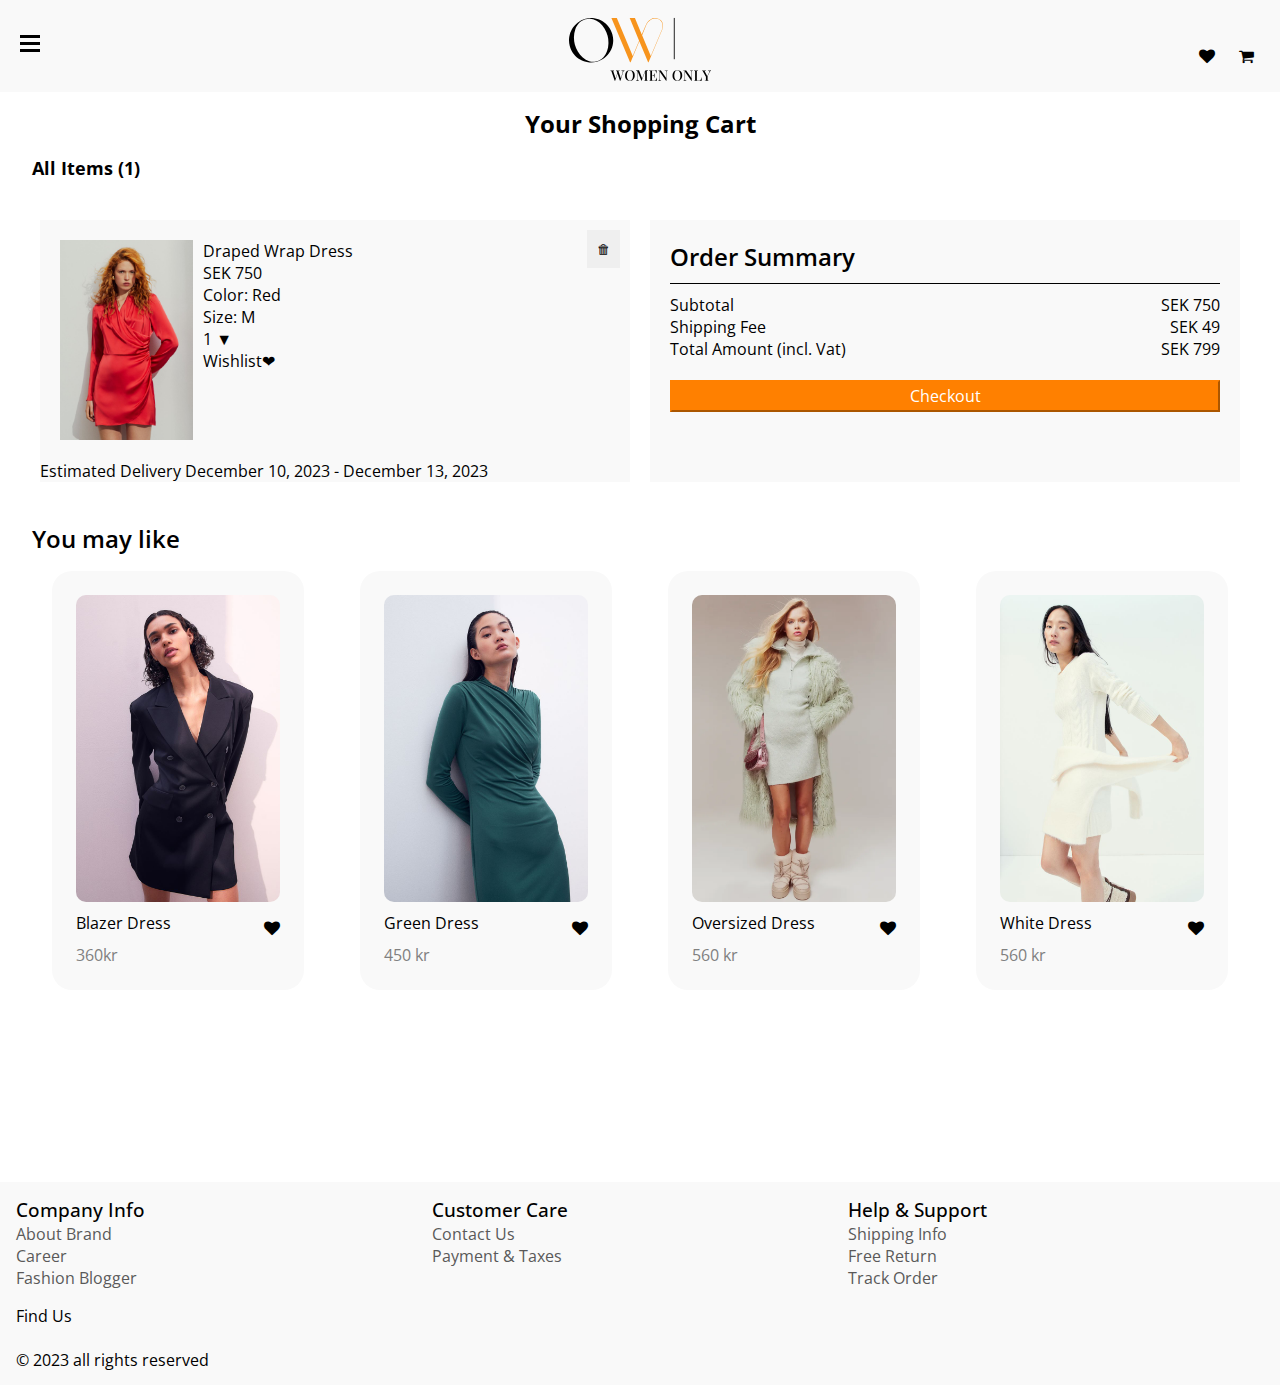
<file: ShoppingCart2.html>
<!DOCTYPE html>
<html lang="en">
  <head>
    <meta charset="UTF-8" />
    <meta name="viewport" content="width=device-width, initial-scale=1.0" />
    <link rel="stylesheet" href="css/style.css" />
    <link rel="stylesheet" href="css/shoppingcart.css" />
    <link rel="stylesheet" href="css/menubar.css" />
    <link rel="stylesheet" href="css/productlist.css" />
    <link rel="preconnect" href="https://fonts.googleapis.com" />
    <link rel="preconnect" href="https://fonts.gstatic.com" crossorigin />
    <script src="js/menubar.js" defer></script>
    <script src="js/main.js" defer></script>

    <link
      href="https://fonts.googleapis.com/css2?family=Open+Sans:wght@400;500;600;700&display=swap"
      rel="stylesheet"
    />
    <link
      rel="stylesheet"
      href="https://cdnjs.cloudflare.com/ajax/libs/font-awesome/4.7.0/css/font-awesome.min.css"
    />
    <link
      rel="stylesheet"
      href="https://cdnjs.cloudflare.com/ajax/libs/font-awesome/6.4.2/css/all.min.css"
      integrity="sha512-z3gLpd7yknf1YoNbCzqRKc4qyor8gaKU1qmn+CShxbuBusANI9QpRohGBreCFkKxLhei6S9CQXFEbbKuqLg0DA=="
      crossorigin="anonymous"
      referrerpolicy="no-referrer"
    />
    <script src="js/productpage.js" defer></script>
    <title>ShoppingCart</title>
  </head>
  <body>
    <header>
      <!-- <div class="background-div"></div> -->
      <section class="header-container">
        <div class="burger-bars">
          <div class="thehamburger">
            <span class="bar"></span>
            <span class="bar"></span>
            <span class="bar"></span>
          </div>
          <nav class="nav-container hidden">
            <ul class="nav-menu">
              <li class="li-name">
                <a class="link-tag" href="productlist.html">Dresses</a>
              </li>
              <li class="li-name"><a href="#">Tops</a></li>
              <li class="li-name"><a href="#">Sports wear</a></li>
              <li class="li-name"><a href="#">Knitwear</a></li>
              <li class="li-name"><a href="#">Bottoms</a></li>
              <li class="li-name"><a href="#">Jumpsuits</a></li>
            </ul>
            <ul class="icon-menu">
              <li class="nav-icon">
                <svg
                  xmlns="http://www.w3.org/2000/svg"
                  height="1em"
                  viewBox="0 0 576 512"
                >
                  <!--! Font Awesome Free 6.4.2 by @fontawesome - https://fontawesome.com License - https://fontawesome.com/license (Commercial License) Copyright 2023 Fonticons, Inc. -->
                  <path
                    d="M575.8 255.5c0 18-15 32.1-32 32.1h-32l.7 160.2c0 2.7-.2 5.4-.5 8.1V472c0 22.1-17.9 40-40 40H456c-1.1 0-2.2 0-3.3-.1c-1.4 .1-2.8 .1-4.2 .1H416 392c-22.1 0-40-17.9-40-40V448 384c0-17.7-14.3-32-32-32H256c-17.7 0-32 14.3-32 32v64 24c0 22.1-17.9 40-40 40H160 128.1c-1.5 0-3-.1-4.5-.2c-1.2 .1-2.4 .2-3.6 .2H104c-22.1 0-40-17.9-40-40V360c0-.9 0-1.9 .1-2.8V287.6H32c-18 0-32-14-32-32.1c0-9 3-17 10-24L266.4 8c7-7 15-8 22-8s15 2 21 7L564.8 231.5c8 7 12 15 11 24z"
                  />
                </svg>
              </li>
              <li class="nav-icon">
                <svg
                  xmlns="http://www.w3.org/2000/svg"
                  height="1em"
                  viewBox="0 0 512 512"
                >
                  <!--! Font Awesome Free 6.4.2 by @fontawesome - https://fontawesome.com License - https://fontawesome.com/license (Commercial License) Copyright 2023 Fonticons, Inc. -->
                  <path
                    d="M47.6 300.4L228.3 469.1c7.5 7 17.4 10.9 27.7 10.9s20.2-3.9 27.7-10.9L464.4 300.4c30.4-28.3 47.6-68 47.6-109.5v-5.8c0-69.9-50.5-129.5-119.4-141C347 36.5 300.6 51.4 268 84L256 96 244 84c-32.6-32.6-79-47.5-124.6-39.9C50.5 55.6 0 115.2 0 185.1v5.8c0 41.5 17.2 81.2 47.6 109.5z"
                  />
                </svg>
              </li>
              <li class="nav-icon">
                <svg
                  xmlns="http://www.w3.org/2000/svg"
                  height="1em"
                  viewBox="0 0 512 512"
                >
                  <!--! Font Awesome Free 6.4.2 by @fontawesome - https://fontawesome.com License - https://fontawesome.com/license (Commercial License) Copyright 2023 Fonticons, Inc. -->
                  <path
                    d="M256 48C141.1 48 48 141.1 48 256v40c0 13.3-10.7 24-24 24s-24-10.7-24-24V256C0 114.6 114.6 0 256 0S512 114.6 512 256V400.1c0 48.6-39.4 88-88.1 88L313.6 488c-8.3 14.3-23.8 24-41.6 24H240c-26.5 0-48-21.5-48-48s21.5-48 48-48h32c17.8 0 33.3 9.7 41.6 24l110.4 .1c22.1 0 40-17.9 40-40V256c0-114.9-93.1-208-208-208zM144 208h16c17.7 0 32 14.3 32 32V352c0 17.7-14.3 32-32 32H144c-35.3 0-64-28.7-64-64V272c0-35.3 28.7-64 64-64zm224 0c35.3 0 64 28.7 64 64v48c0 35.3-28.7 64-64 64H352c-17.7 0-32-14.3-32-32V240c0-17.7 14.3-32 32-32h16z"
                  />
                </svg>
              </li>
              <li class="nav-icon">
                <svg
                  xmlns="http://www.w3.org/2000/svg"
                  height="1em"
                  viewBox="0 0 448 512"
                >
                  <!--! Font Awesome Free 6.4.2 by @fontawesome - https://fontawesome.com License - https://fontawesome.com/license (Commercial License) Copyright 2023 Fonticons, Inc. -->
                  <path
                    d="M224 256A128 128 0 1 0 224 0a128 128 0 1 0 0 256zm-45.7 48C79.8 304 0 383.8 0 482.3C0 498.7 13.3 512 29.7 512H418.3c16.4 0 29.7-13.3 29.7-29.7C448 383.8 368.2 304 269.7 304H178.3z"
                  />
                </svg>
              </li>
              <!-- The icons links are copied from https://fontawesome.com/  -->
            </ul>
          </nav>
        </div>
        <a href="index.html"
          ><img class="logo-image" src="Images/logo1.svg" alt="logo"
        /></a>

        <figure class="icon-container">
          <i class="fa fa-heart"></i>
          <a class="link-tag" href="ShoppingCart2.html"
            ><i class="fa fa-shopping-cart"><p>.</p></i></a
          >
        </figure>
      </section>
    </header>

    <main>
      <h1 class="cart-title">Your Shopping Cart</h1>

      <h2 class="item-title">All Items (1)</h2>
      <div class="cart-container">
        <section class="new-cart">
          <div class="cart-item">
            <img
              src="Images/Draped wrap dress.jpg"
              alt="Product Image"
              class="product-img"
            />

            <div class="item-details">
              <p>Draped Wrap Dress</p>
              <p>SEK 750</p>
              <p>Color: Red</p>
              <p>Size: M</p>
              <p>1 <span class="toggle-arrow">&#9660;</span></p>
              <div class="wishlist-info">Wishlist <span>&#10084;</span></div>
            </div>
            <button class="trash-btn" onclick="showMessage()">&#128465;</button>
            <div id="message-box">
              <span class="close-button" onclick="closeMessageBox()">×</span>
              <p>Are you sure that you want to take me away!</p>
            </div>
          </div>
          <p class="delivery-info">
            Estimated Delivery December 10, 2023 - December 13, 2023
          </p>
        </section>

        <div class="order-summary-box">
          <h2>Order Summary</h2>
          <div class="line-divider"></div>
          <div class="subtotal-info">Subtotal <span>SEK 750</span></div>
          <div class="shipping-info">Shipping Fee <span>SEK 49</span></div>
          <div class="total-amount-info">
            Total Amount (incl. Vat) <span>SEK 799</span>
          </div>
          <a href="User.html"><button class="checkout-btn">Checkout</button></a>
        </div>
      </div>

      <section class="similar-product-container hide">
        <h2 class="subhead-text">You may like</h2>
        <div class="similar-product">
          <div class="card-cont">
            <figure>
              <img
                class="similar-image"
                src="Images/Blazer Dress.jpg"
                alt="Sweatshirt Dress"
              />
              <figcaption class="product-name product-caption">
                Blazer Dress
                <i class="fa fa-heart heart pad-icon"></i>
              </figcaption>
              <p class="price-text">360kr</p>
            </figure>
          </div>

          <div class="card-cont">
            <figure>
              <img
                class="similar-image"
                src="Images/Green Dress.jpg"
                alt="Green Dress"
              />
              <figcaption class="product-name product-caption">
                Green Dress
                <i class="fa fa-heart heart pad-icon"></i>
              </figcaption>
              <p class="price-text">450 kr</p>
            </figure>
          </div>

          <div class="card-cont">
            <figure>
              <img
                class="similar-image"
                src="Images/Oversized dress with zipper.webp"
                alt="Mini dress with ruffles"
              />
              <figcaption class="product-name product-caption">
                Oversized Dress
                <i class="fa fa-heart heart pad-icon"></i>
              </figcaption>
              <p class="price-text">560 kr</p>
            </figure>
          </div>
          <div class="card-cont">
            <figure>
              <img
                class="similar-image"
                src="Images/White dress.jpg"
                alt="White dress"
              />
              <figcaption class="product-name product-caption">
                White Dress
                <i class="fa fa-heart heart pad-icon"></i>
              </figcaption>
              <p class="price-text">560 kr</p>
            </figure>
          </div>
        </div>
      </section>
    </main>

    <footer class="footer-nav">
      <div class="footer-subnav">
        <p class="footer-main"><a href="#">Company Info</a></p>
        <div class="footer-subnavcontent">
          <a href="#">About Brand</a>
          <a href="#">Career</a>
          <a href="#">Fashion Blogger</a>
        </div>
      </div>

      <div class="footer-subnav">
        <p class="footer-main"><a href="#">Customer Care</a></p>
        <div class="footer-subnavcontent">
          <a href="#">Contact Us</a>
          <a href="#">Payment & Taxes</a>
        </div>
      </div>

      <div class="footer-subnav">
        <p class="footer-main"><a href="#">Help & Support</a></p>
        <div class="footer-subnavcontent">
          <a href="#">Shipping Info</a>
          <a href="#">Free Return</a>
          <a href="#">Track Order</a>
        </div>
      </div>

      <div class="footer-subnav">
        <p class="footer-main">Find Us</p>
        <div class="icons">
          <i class="fa-brands fa-facebook"></i>
          <i class="fa-brands fa-instagram"></i>
          <i class="fa-brands fa-twitter"></i>
          <i class="fa-brands fa-youtube"></i>
          <br />
          <a href="#">&#169; 2023 all rights reserved</a>
        </div>
      </div>
    </footer>
  </body>
</html>
</file>
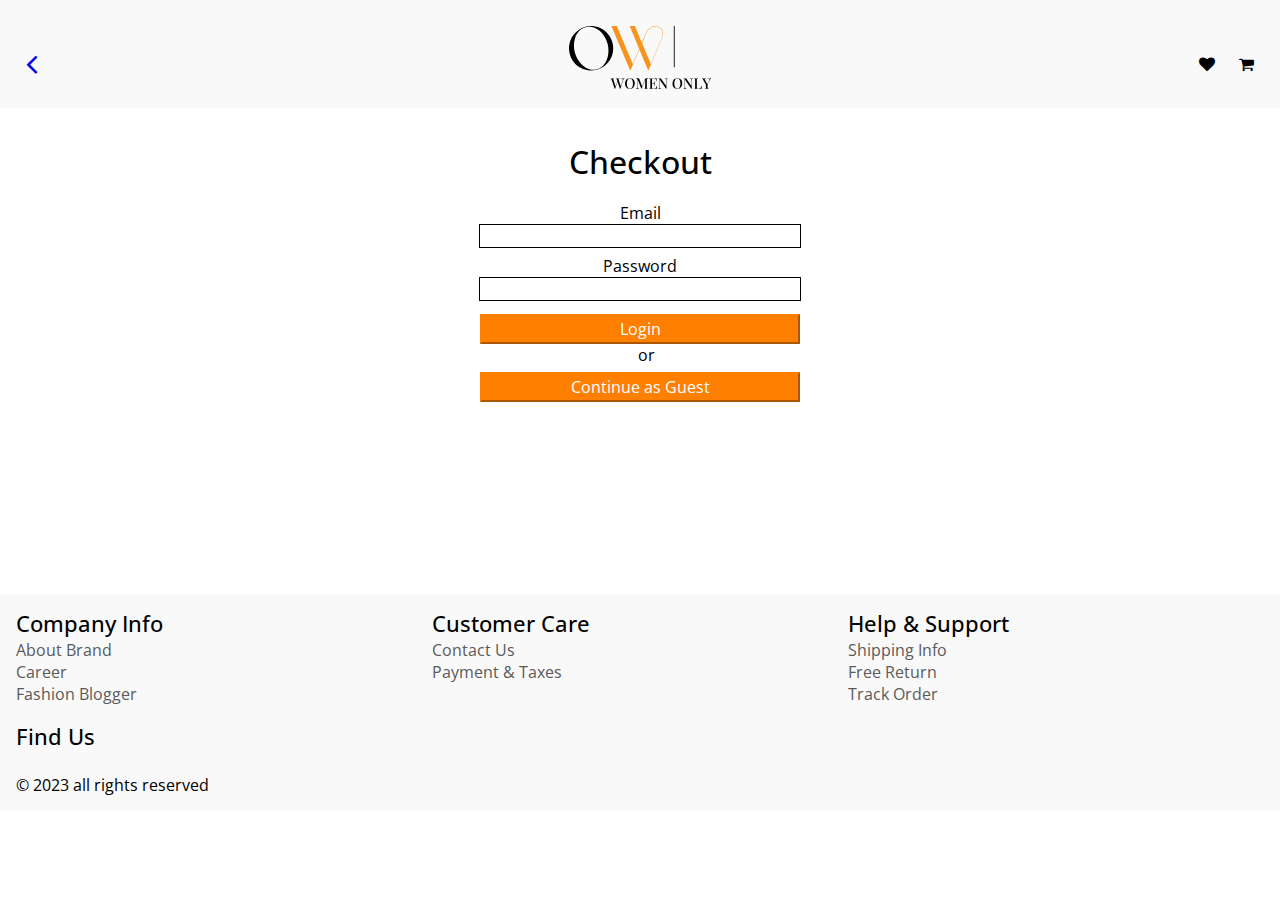
<file: User.html>
<!DOCTYPE html>
<html lang="en">
  <head>
    <meta charset="UTF-8" />
    <meta name="viewport" content="width=device-width, initial-scale=1.0" />
    <link rel="preconnect" href="https://fonts.googleapis.com" />
    <link rel="preconnect" href="https://fonts.gstatic.com" crossorigin />
    <link rel="stylesheet" href="css/user.css" />
    <link rel="stylesheet" href="css/menubar.css" />
    <link rel="stylesheet" href="css/style.css" />
    <link rel="stylesheet" href="css/productlist.css" />

    <link
      href="https://fonts.googleapis.com/css2?family=Open+Sans:ital,wght@0,300;0,400;0,500;0,600;0,700;0,800;1,300;1,400;1,500;1,600;1,700;1,800&display=swap"
      rel="stylesheet"
    />
    <link
      rel="stylesheet"
      href="https://cdnjs.cloudflare.com/ajax/libs/font-awesome/4.7.0/css/font-awesome.min.css"
    />
    <link
      rel="stylesheet"
      href="https://cdnjs.cloudflare.com/ajax/libs/font-awesome/6.4.2/css/all.min.css"
      integrity="sha512-z3gLpd7yknf1YoNbCzqRKc4qyor8gaKU1qmn+CShxbuBusANI9QpRohGBreCFkKxLhei6S9CQXFEbbKuqLg0DA=="
      crossorigin="anonymous"
      referrerpolicy="no-referrer"
    />

    <title>Creditcard</title>
  </head>
  <body>
    <header>
      <section class="header-container">
        <a href="ShoppingCart2.html"><i class="fa fa-angle-left"></i></a>
        <a href="index.html"
          ><img class="logo-image" src="Images/logo1.svg" alt="logo"
        /></a>

        <figure class="icon-container">
          <i class="fa fa-heart"></i>
          <i class="fa fa-shopping-cart"></i>
        </figure>
      </section>
    </header>

    <main>
      <section class="user-container">
        <h1 id="loginpage">Checkout</h1>

        <form id="input-form">
          <label id="email" for="Email">Email</label><br />
          <input type="text" id="emailtext" Email="email" /><br />
          <label id="password" for="Password">Password</label><br />
          <input type="text" id="passtext" Password="password" /><br />
        </form>
        <a href="CreditCard.html">
          <input class="login-button" type="submit" value="Login"
        /></a>

        <p class="and">or</p>

        <a href="Personalinformation.html"
          ><input class="login-button" type="submit" value="Continue as Guest"
        /></a>
      </section>
    </main>

    <footer class="footer-nav">
      <div class="footer-subnav">
        <h3 class="footer-main"><a href="#">Company Info</a></h3>
        <div class="footer-subnavcontent">
          <a href="#">About Brand</a>
          <a href="#">Career</a>
          <a href="#">Fashion Blogger</a>
        </div>
      </div>

      <div class="footer-subnav">
        <h3 class="footer-main"><a href="#">Customer Care</a></h3>
        <div class="footer-subnavcontent">
          <a href="#">Contact Us</a>
          <a href="#">Payment & Taxes</a>
        </div>
      </div>

      <div class="footer-subnav">
        <h3 class="footer-main"><a href="#">Help & Support</a></h3>
        <div class="footer-subnavcontent">
          <a href="#">Shipping Info</a>
          <a href="#">Free Return</a>
          <a href="#">Track Order</a>
        </div>
      </div>

      <div class="footer-subnav">
        <h3 class="footer-main"><a href="#">Find Us</a></h3>
        <div class="icons">
          <i class="fa-brands fa-facebook"></i>
          <i class="fa-brands fa-instagram"></i>
          <i class="fa-brands fa-twitter"></i>
          <i class="fa-brands fa-youtube"></i>
          <br />
          <a href="#">&#169; 2023 all rights reserved</a>
        </div>
      </div>
    </footer>
  </body>
</html>
</file>
<file: css/style.css>
/* Nancy Code */
/* mobile first */
* {
  padding: 0%;
  margin: 0%;
}
/* css variables */
:root {
  --primary-font: "Open Sans", sans-serif;
  --primary-color1: #ff8000;
  --primary-color2: #000000;
  --secondary-color1: #ffffff;
  --secondary-color2: #f9f9f9;
}
header {
  background-color: var(--secondary-color2);
}
body {
  font-family: var(--primary-font);
}
p {
  font-weight: 400;
  font-size: 1rem;
}
h1 {
  font-weight: 600;
}
h2 {
  font-weight: 600;
}
h3 {
  font-weight: 600;
}
h4 {
  font-weight: 500;
}
h5 {
  font-weight: 500;
}

/* header */
.header-container {
  display: grid;
  grid-template-columns: repeat(3, 1fr);
  gap: 1rem;
  padding: 0.5rem 1rem;
  align-items: center;
}
.logo-center {
  max-width: 100%;
  padding: 0.5rem 1rem;
  align-items: center;
}
/*UI icons  */
.icon-container {
  text-align: end;
}

.fa-shopping-cart {
  position: relative;
  text-align: center;
  color: var(--primary-color2);
}
.fa-shopping-cart p {
  position: absolute;
  color: var(--secondary-color2);
  left: 3px;
}
.no-of-items {
  position: absolute;
  top: 0;
  right: 0;
  display: block;
  width: 1rem;
  background-color: #ff0000;
  border-radius: 100%;
  height: 1rem;
  margin-top: 0.5rem;
}
.heart {
  cursor: pointer;
  padding: 0%;
}
/* logo */
.logo-image {
  display: block;
  max-width: 100%;
  height: auto;
}
/* /////////////////////////////////landing page//////////////////////////////////////////////// */
/*small image icons */
.small-icons {
  display: flex;
  flex-direction: row;
  justify-content: space-between;
  gap: 1rem;
  text-align: center;
  padding: 0 1rem;
  margin-top: 1rem;
}
.img-icon {
  display: block;
  max-width: 100%;
  height: auto;
  margin-left: auto;
  margin-right: auto;
}
.img-icon-div {
  text-align: center;
}
.icon-name {
  margin-top: 0.5em;
  font-size: 13px;
}
/* carousel Image */
.carousel-image {
  display: block;
  width: 100%;
  height: auto;
}
.margin-top {
  margin-top: 1rem;
}

.carousel-container {
  margin: 1rem 0;
  --width: 100%;
  width: var(--width);
  overflow: hidden;
}

#slider {
  width: calc(var(--width) * 3);
  display: flex;
  flex-wrap: nowrap;
  align-items: center;
  justify-content: space-evenly;
}
.slide {
  width: 100%;
}

#slider .first-slide {
  animation: slide-left-first 10s ease-in-out both infinite;
}

#slider .second-slide {
  animation: slide-left-second 10s ease-in-out both infinite;
}

#slider .third-slide {
  animation: slide-left-third 10s ease-in-out both infinite;
}
/* category section */
.link-tag {
  text-decoration: none;
  color: var(--primary-color2);
}
.border-radius {
  border-radius: 100%;
  max-width: 80%;
  height: auto;
}
.sub-heading {
  padding: 0 1rem;
}
.categories-container {
  display: grid;
  grid-template-columns: repeat(auto-fit, minmax(100px, 1fr));
  gap: 1rem;
  padding: 0 1rem;
}

/*//////////////////////////////////////// product image ///////////////////////////////////////////////////////////////////////////*/
/* Product page */
.single-product-container,
.similar-product-container {
  margin: 1rem 2rem;
}
.subhead-text {
  margin-top: 1rem;
}
.single-product-container {
  margin-bottom: 2rem;
  display: grid;
  grid-template-columns: repeat(auto-fit, minmax(200px, 1fr));
  gap: 2rem;
}
.single-image {
  display: block;
  max-width: 100%;
  height: auto;
  border-radius: 3%;
}
.product-name {
  margin: 0.5rem 0;
}

/* avialable color option */
.color-option {
  display: flex;
  flex-direction: row;
  gap: 1rem;
  margin-top: 0.5rem;
}
.dress-color {
  display: block;
  max-width: 25%;
  height: auto;
  border-radius: 5%;
  cursor: pointer;
}
/* size option */
#size {
  width: 40%;
  padding: 5px 0;
  font-size: 1rem;
}
select option:hover {
  background-color: var(--primary-color1) !important;
}
ul.diff-size li {
  display: inline;
  text-decoration: none;
  margin-top: 0.5em;
  padding: 8px 20px;
  background-color: var(--secondary-color2);
  border-radius: 5px;
  cursor: pointer;
}
.diff-size {
  margin-top: 1rem;
}
.size-option:hover {
  background-color: var(--primary-color2);
  color: var(--secondary-color2);
}
/* product description */
.product-descript {
  display: flex;
  flex-direction: row;
  justify-content: space-between;
  border-bottom: 1px solid #4e4c4c;
  align-items: center;
  margin-top: 1rem;
}
.descript-text {
  margin-bottom: 0.5em;
}
.arrow-div {
  position: relative;
  cursor: pointer;
}
.arrow-down {
  margin-top: 0.5rem;
}
.arrow-up {
  position: absolute;
  left: 0;
  top: 8px;
  bottom: 0;
  right: 0;
  background: white;
}
.product-text {
  margin: 1rem;
}
/* reviews */
.stars {
  margin-top: 0.5rem;
}
.review-text {
  margin-top: 1rem;
}
.hide {
  display: none;
}
/* similar product */
.card-cont {
  padding: 1rem;
  background-color: var(--secondary-color2);
  border-radius: 20px;
  max-width: 100%;
}
.similar-product {
  display: grid;
  grid-template-columns: repeat(auto-fit, minmax(160px, 1fr));
  gap: 1rem;
  margin-top: 1rem;
}
.similar-image {
  display: block;
  max-width: 100%;
  height: auto;
  border-radius: 10px;
}
a.card-cont {
  text-decoration: none;
  box-shadow: 1px 1px 3px var(--primary-color2);
  width: 60%;
  margin-left: auto;
  margin-right: auto;
}
.card-with-img {
  max-width: 60%;
}
.product-caption {
  display: flex;
  align-items: center;
  flex-direction: row;
  justify-content: space-between;
}
.price-text {
  font-size: 1rem;
  color: #808080;
}
/* change image on hover */
.card-with-img {
  position: relative;
  width: 100%;
  margin-left: auto;
  margin-right: auto;
}

/* small images below big one */
.small-img {
  display: flex;
  flex-direction: row;
  gap: 1rem;
  margin-top: 1rem;
}
.button-container {
  margin-left: auto;
  margin-right: auto;
  width: 70%;
}
.basket-button {
  width: 100%;
  padding: 2px 0;
  background-color: #ff8000;
  color: white;
  border-color: #ff8000;
  align-items: center;
  margin: 1rem auto 0 auto;
  cursor: pointer;
  font-size: 1rem;
}
.basket-button:hover {
  background-color: #c66504;
}
.red-color {
  color: #ff0000;
}
/* pop up */
.pop-up {
  display: flex;
  justify-content: space-between;
  align-items: baseline;
  position: fixed;
  width: 90%;
  height: 7%;
  background-color: var(--secondary-color1);
  right: 1rem;
  top: 1rem;
  border: 1px solid;
  z-index: 1;
  box-shadow: 2px 2px 10px;
}
.pop-up-text {
  margin: 1rem;
}
.pop-up-button {
  cursor: pointer;
}
/* desktop  */
@media only screen and (min-width: 700px) {
  /* landing page */
  .fa-angle-left {
    font-size: 2rem !important;
  }
  .fa {
    padding: 20px 10px;
  }
  .fa-search {
    display: none !important;
  }
  .pad-icon {
    padding: 0;
  }
  .small-icons {
    display: none;
  }
  .logo-image {
    max-width: 35%;
    margin-left: auto;
    margin-right: auto;
  }
  .left-margin {
    margin-left: 2rem;
  }
  .category-heading {
    font-weight: 500;
    margin-top: 0.5rem;
  }

  /* product page */
  ul.diff-size li {
    font-size: 1rem;
  }
  .product-name,
  .product-price {
    color: var(--primary-color2);
  }
  .dress-color {
    max-width: 15%;
  }
  .product-descript {
    display: flex;
  }
  .care-div {
    display: block;
  }
  .single-image {
    max-width: 100%;
    margin: 0 auto;
  }
  /* similar product */
  .card-cont {
    padding: 1.5rem;
    background-color: var(--secondary-color2);
    border-radius: 20px;
    max-width: 70%;
    margin-left: auto;
    margin-right: auto;
  }
  .similar-product-container {
    display: block;
  }
  .pop-up {
    width: 30%;
    height: 10%;
  }
}
@media only screen and (max-width: 1024px) {
  .card-with-img {
    max-width: 100%;
  }
}
@keyframes slide-left-first {
  0% {
    transform: translateX(0px);
  }

  23% {
    transform: translateX(0px);
  }
  30% {
    transform: translateX(calc(var(--width) * -1));
  }
  31% {
    transform: translateX(calc(var(--width) * 3));
  }
  60% {
    transform: translateX(calc(var(--width) * 2));
  }
  90% {
    transform: translateX(var(--width));
  }
  100% {
    transform: translateX(0px);
  }
}

@keyframes slide-left-second {
  0% {
    transform: translateX(0px);
  }
  23% {
    transform: translateX(0px);
  }
  30% {
    transform: translateX(calc(var(--width) * -1));
  }
  56% {
    transform: translateX(calc(var(--width) * -1));
  }
  60% {
    transform: translateX(calc(var(--width) * -2));
  }
  61% {
    transform: translateX(calc(var(--width) * 2));
  }
  90% {
    transform: translateX(calc(var(--width) * 1));
  }
  100% {
    transform: translateX(0px);
  }
}

@keyframes slide-left-third {
  0% {
    transform: translateX(0px);
  }
  23% {
    transform: translateX(0px);
  }
  30% {
    transform: translateX(calc(var(--width) * -1));
  }
  56% {
    transform: translateX(calc(var(--width) * -1));
  }
  60% {
    transform: translateX(calc(var(--width) * -2));
  }
  90% {
    transform: translateX(calc(var(--width) * -2));
  }
  100% {
    transform: translateX(calc(var(--width) * -3));
  }
}
</file>
<file: css/menubar.css>
/* thebarmenu codes */
* {
  font-family: "Open Sans", sans-serif;
  padding: 0;
  margin: 0;
}
/* search bar */
#search-bar {
  display: none;
  width: 70%;
  border-radius: 1rem;
  border: 1px solid #939090;
  padding: 3px 10px;
  margin-left: auto;
}
.searchbar-container {
  display: flex;
  flex-direction: column;
}
.nav-container {
  position: absolute;
  background-color: #fff;
  padding-bottom: 0.5rem;
  margin-top: 1rem;
  box-shadow: 2px 2px 10px;
}
.nav-menu li {
  list-style: none;
  padding: 8px 20px;
}
.li-name:hover a {
  color: #fff;
}
.li-name:hover {
  background-color: #000;
}
.thehamburger {
  display: block;
  cursor: pointer;
  margin-bottom: 10px;
}
.burger-bars {
  z-index: 1;
}
.bar {
  display: block;
  width: 20px;
  height: 3px;
  margin: 4px;
  transition: all 0.2s ease;
  background-color: black;
}
.nav-menu a {
  text-decoration: none;
  color: #000;
  margin-bottom: 5px;
}

.icon-menu {
  display: flex;
  list-style-type: none;

  padding: 0;
  gap: 20px;
}
.nav-icon {
  padding: 8px 10px;
}
.hidden {
  display: none;
}
/* desktop view */
@media only screen and (min-width: 700px) {
  .nav-menu li {
    padding: 8px 20px;
    margin: 10px 0;
  }
  .nav-container {
    width: 30%;
  }
  #search-bar {
    display: block;
  }
}
</file>
<file: css/productlist.css>
* {
  font-family: "Open Sans", sans-serif;
}

/* The subnavigation menu */
.subnavbtn {
  font-size: 100%;
  padding: 0 16px;

  text-decoration: none;
}

#nav-heading {
  padding: 0 16px;
  font-size: 140%;
  font-weight: 400;
}

.subnavbtn a {
  color: black;
  text-decoration: none;
}

.navigation {
  margin: 1rem;
}
/* Styling of  the subnav content  */
.subnav-content {
  display: none; /* to hide the subnav content */
  position: absolute; /* to keep them in backgroundbox*/
  background-color: #f2efed;

  box-shadow: 0px 8px 10px 0px rgba(0, 0, 0, 0.2);
  font-size: 100%;
}

/* Styling of the subnav links */
.subnav-content a {
  float: none;
  color: black;
  padding: 16px 16px;
  text-decoration: none;
  display: block;
  text-align: left;
}

.subnav-content a:hover {
  background-color: #ff8000;
}

/* When you move the mouse over the subnav container, to open the subnav content */
.subnav:hover .subnav-content {
  display: inline;
}

/* Category Section*/

.container {
  display: grid;
  grid-template-columns: repeat(auto-fit, minmax(200px, 1fr));
  gap: 3rem;
  align-items: center;
  padding: 1rem 3rem 0;
}

.category-image {
  max-width: 100%;
  border-radius: 5%;
}
.discription {
  font-size: 100%;
  font-weight: 500;
}

.container a,
.red-dress {
  text-decoration: none;
  color: black;
  font-size: 100%;
  background-color: #f9f9f9;
  /* margin-left: 20%; */
  border-radius: 5%;
}

.category-discription {
  font-weight: 600;
  font-size: 100%;
}

i {
  margin-top: 5%;
}

.product-card {
  width: 80%;
  margin: 1rem auto;
}
.price {
  color: grey;
  font-size: 100%;
}
.cart-button {
  width: 100%;
  padding: 2px 0;
  background-color: #ff8000;
  color: white;
  border-color: #ff8000;
  align-items: center;
  margin: 1rem auto 0 auto;
  cursor: pointer;
}

.cart-button:hover {
  opacity: 0.5;
}
/* .container {
  margin-top: 5%;
} */

/* Making Image Grid responsive */

@media screen and (min-width: 375px) {
  .discription {
    font-size: 100%;
    font-weight: 400;
  }
  .price {
    font-size: 100%;
  }
  /* .container a {
    margin-left: 10%;
    margin-right: 10%;
  } */
  .cart-button {
    font-size: 100%;
  }
}

@media screen and (min-width: 820px) {
  .category-discription {
    font-size: 80%;
  }
  .discription {
    font-weight: 700;
  }
}

/* for font size at 452 */

@media screen and (min-width: 480px) {
  .discription {
    font-size: 120%;
    font-weight: 400;
  }
  .price {
    font-size: 120%;
  }
}

/* Footer*/

.footer-nav {
  padding: 14px 16px;
  background-color: #f9f9f9;
  margin-top: 15%;
}

.footer-main a {
  text-decoration: none;
  color: black;
  font-size: 120%;
  font-weight: 500;
}

.footer-main:hover {
  opacity: 0.5;
}

.footer-subnav {
  list-style-type: none;
}

.footer-subnavcontent a {
  display: block;
  text-decoration: none;
  color: rgb(90, 89, 89);
  font-size: 100%;
}

.footer-subnavcontent:hover {
  opacity: 0.5;
}

.footer-main li a {
  margin-bottom: 0%;
}

.social-icons a {
  margin-top: 5%;
  gap: 0%;
  padding: 0%;
  margin-bottom: 0%;
}

.icons {
  color: black;
  font-size: 100%;
  padding-top: 0%;
  text-decoration: none;
  margin-top: 0%;
}

.find-info li {
  font-size: 100%;
  font-weight: 500;
  text-decoration: none;
}

.icons a {
  text-decoration: none;
  color: black;
}

.copy-right {
  padding-left: 10%;
  font-size: 100%;
}

/* Making Footer responsive */

/* for coloumn at 320 */

@media screen and (min-width: 300px) {
  .footer-nav {
    display: grid;
    grid-template-columns: repeat(1, 1fr);
    row-gap: 1rem;
  }
}

/* for font size in footer */
@media screen and (max-width: 821px) {
  .subnav-section {
    display: none; /* no subnav for mobile */
  }
  .footer-main a {
    font-size: 120%;
  }

  .footer-subnavcontent a {
    font-size: 100%;
  }

  .icons {
    font-size: 100%;
    gap: 0%;
  }
  .footer-subnav {
    padding: 1px 4px;
  }
}

/* for 3 grids at 821 */
@media screen and (min-width: 821px) {
  .main-container {
    width: 85%;
    margin: 0 auto;
  }
  .footer-nav {
    display: grid;
    grid-template-columns: repeat(3, 1fr);
  }

  .subnav-section {
    display: flex; /* subnav for desktop */
    flex-direction: row;
  }
}
</file>
<file: css/creditcard.css>
.margin-option {
  margin-top: 1rem;
}
.criditsdiv {
  padding: 1rem;
  margin: 1rem;
}
.creditcard-form {
  display: flex;
  flex-direction: column;
  align-items: flex-start;
}
#cardNumber,
#expiryDate,
#cvv,
#cardName {
  margin-top: 5px;
}

#cardNumber,
#cardName {
  width: 100%;
  height: 1.5rem;
  border: 1px solid #ada7a7;
  border-radius: 5px;
}
#expiryDate,
#cvv {
  width: 50%;
  height: 1.5rem;
  border: 1px solid #ada7a7;
  border-radius: 5px;
  padding-left: 1rem;
}
.payment-button {
  width: 40%;
  margin: 0 auto;
}
#paybutton {
  width: 100%;
  padding: 2px 0;
  background-color: #ff8000;
  color: white;
  border-color: #ff8000;
  font-size: 1rem;
}
#paybutton:hover {
  background-color: #c66504;
}
/* small screens */
@media only screen and (min-width: 400px) {
  .criditsdiv {
    width: 60%;
    margin-left: auto;
    margin-right: auto;
    background-color: #f9f9f9;
  }
}
/* desktop */
@media only screen and (min-width: 700px) {
  .criditsdiv {
    width: 40%;
    margin-left: auto;
    margin-right: auto;
    background-color: #f9f9f9;
  }
  #cardNumber,
  #cardName {
    width: 70%;
  }

  .margin-option {
    margin-top: 1rem;
  }
  .payment-button {
    width: 25%;
    margin: 0 auto;
  }
}
@media only screen and (min-width: 1080px) {
  .criditsdiv {
    width: 35%;
    margin-left: auto;
    margin-right: auto;
  }
  .creditcard-form {
    width: 100%;
    margin-left: auto;
    margin-right: auto;
  }
}
</file>
<file: css/shoppingcart.css>
.cart-container {
  max-width: 1200px;
  margin: 20px auto;
  padding: 20px;
  display: grid;
  grid-template-columns: 1fr 1fr;
  gap: 20px;
}

.cart-title {
  text-align: center;
  font-size: 24px;
  font-weight: bold;
  padding-top: 15px;
}
.new-cart {
  background-color: #f9f9f9;
}
.item-title {
  text-align: left;
  font-size: 18px;
  font-weight: bold;
  padding-left: 32px;
  padding-top: 1rem;
}

.cart-item {
  display: grid;
  grid-template-columns: auto 1fr;
  gap: 10px;

  padding: 20px;
  position: relative;
}
.product-img {
  max-width: 100%;
  height: auto;
  max-height: 200px; /* To manage the img */
}

/* Ask Nancy */

.delivery-info {
  grid-column: span 2;
}
.item-details {
  display: flex;
  flex-direction: column;
}
.wishlist-info {
  display: flex;
  align-items: center;
}

.trash-btn {
  position: absolute;
  top: 10px;
  right: 10px;

  color: black;
  border: none;
  padding: 10px;
  cursor: pointer;
}

.order-summary-box {
  background-color: #f9f9f9;
  padding: 20px;
}

.line-divider {
  border-top: 1px solid black;
  margin: 10px 0;
}

.subtotal-info,
.shipping-info,
.total-amount-info {
  display: flex;
  justify-content: space-between;
}

.checkout-btn {
  background-color: #ff8000;
  color: white;
  padding: 3px;
  text-align: center;
  text-decoration: none;
  font-size: 16px;
  cursor: pointer;
  width: 100%;
  margin-top: 20px;
  border-color: #ff8000;
}

/* larger screens */

.cart-container {
  max-width: 1200px;
  margin: 20px auto;
  padding: 20px;
  display: grid;
  grid-template-columns: 1fr 1fr;
  gap: 20px;
}

.cart-item {
  background-color: #f9f9f9;
  padding: 20px;
  position: relative;
  transition: all 0.3s ease; /* Added transition for all properties, This will create a smooth and gradual transition
  so that the transition will look natural! I recommend it by Amber*/
}

/* Media query for smaller screens */
@media screen and (max-width: 768px) {
  .cart-container {
    display: block;
  }

  /* Adjust individual cart item styles for smaller screens! */
  .cart-item {
    margin-bottom: 20px; /* Add spacing between stacked items */
    padding: 10px; /* Adjust padding for a more compact look */
  }

  .product-img {
    max-height: 150px; /* Reduce image height */
  }

  .delivery-info,
  .item-details p {
    font-size: 1 rem; /* Decrease font size */
  }

  .trash-btn,
  .checkout-btn {
    font-size: 1 rem; /* Decrease button font size */
  }
}

/* The styling of the hidden div part for the button function*/

.close-button {
  position: absolute;
  top: 5px;
  right: 5px;
  cursor: pointer;
}

#message-box {
  display: none;
  position: fixed;
  top: 50%;
  left: 50%;
  transform: translate(-50%, -50%);
  padding: 20px;
  background-color: #f9f9f9;
  border: 1px solid black;
}
</file>
<file: css/orderconfirmation.css>
a {
  text-decoration: none;
}
.thank-you-container {
  max-width: 600px;
  margin: 2rem auto 0 auto;
  padding: 20px;
  text-align: center;
}

.thank-you-container h1 {
  font-size: 32px;
}

.thank-you-container h3 {
  font-size: 16px;
}

.thank-you-container hr {
  margin-bottom: 20px;
}

.order-details {
  display: flex;
  flex-direction: column;
  font-weight: 300;
}

.order-row {
  display: flex;
  flex-wrap: wrap;
  justify-content: center;
}

.order-column {
  flex: 1;
  padding: 10px;
  box-sizing: border-box;
  transition: flex-basis 0.5s, font-size 0.5s;
}

.continue-shopping-button {
  background-color: #ff8000;
  color: white;
  padding: 3px;
  text-align: center;
  text-decoration: none;
  font-size: 16px;
  cursor: pointer;
  display: block;
  margin-top: 20px;
  margin-left: auto;
  margin-right: auto;
  border-color: #ff8000;
  width: 50%;
}

h1 {
  font-size: 35px;
}
h1,
p {
  transition: font-size 0.5s;
}
@media screen and (max-width: 800px) {
  h1 {
    font-size: 24px;
  }

  p {
    font-size: 16px;
  }
}

@media screen and (max-width: 600px) {
  h1 {
    font-size: 20px;
  }

  p {
    font-size: 14px;
  }

  .order-column {
    flex-basis: 100%;
  }
}

@media screen and (max-width: 400px) {
  h1 {
    font-size: 18px;
  }

  p {
    font-size: 12px;
  }
}
</file>
<file: css/personalinfo.css>
/* Personal information */

* {
  font-family: "Open Sans", sans-serif;
}

header {
  background-color: #f9f9f9;
  margin-bottom: 5%;
}

#h1personalinfo {
  margin-top: 5%;
  font-size: 120%;
  margin-bottom: 3%;
}

.input-fname {
  margin-bottom: 1%;
  width: 40%;
  border: 1px solid black;
}
.input-lname {
  width: 40%;
  border: 1px solid black;
}
.input-number {
  margin-bottom: 1%;
  width: 40%;
  border: 1px solid black;
}

.personal-info {
  padding: 1%;
}

#h2address {
  font-size: 120%;
  margin-bottom: 2%;
}

.address-form {
  margin-left: 1%;
  margin-bottom: 3%;
}
.cashform {
  margin-left: 1%;
}
#h3cash {
  font-size: 120%;
  margin-bottom: 2%;
}
#cashbutton {
  width: 25%;
  height: 10%;
  background-color: #ff8000;
  color: white;
  border-color: #ff8000;
  margin-left: 35%;

  margin-top: 3%;
  padding: 3px;

  align-items: center;

  cursor: pointer;
  font-size: 100%;
}

.input-country {
  width: 40%;
  border: 1px solid black;
  margin-bottom: 1%;
}

.input-add {
  width: 40%;
  border: 1px solid black;
  margin-bottom: 1%;
}

.input-city {
  width: 40%;
  border: 1px solid black;
  margin-bottom: 1%;
}

.input-postalcode {
  width: 40%;
  border: 1px solid black;
  margin-bottom: 1%;
}

.addressform {
  margin-right: 18%;
}

/* Radio Buttons */

/* To create a custom radio button */
.radio-container {
  display: block;
  position: relative; /* position relative will work with the custom radio button position absolute */
  padding-left: 35px;
  margin-bottom: 12px;
  cursor: pointer;
  font-size: 100%;
}

/* to hide browsers default Radio Buttons */

.radio-container input {
  position: absolute;
  opacity: 0;
  cursor: pointer;
}

/* To create a custom radio button */
.selector {
  position: absolute;

  left: 0%;

  bottom: 10%;
  height: 15px;
  width: 15px;
  background-color: #f9f9f9;
  border-radius: 50%;
  border: 1px solid black;
}

/* When the radio button is checked change the color */
.radio-container input:checked ~ .selector {
  background-color: #818a92;
}

/* Make the selecor hidden when not checked) */
.selector:after {
  content: "";
  position: absolute;
  display: none;
}

/* Show the indicator (dot/circle) when checked */
.radio-container input:checked ~ .selector:after {
  display: block;
}

/* Making  responsive */

@media screen and (max-width: 430px) {
  .allforms {
    margin-left: 5%;
    margin-right: 5%;
  }

  #h1personalinfo {
    margin-top: 5%;
    font-size: 120%;
    margin-bottom: 3%;
  }
  .input-fname {
    margin-bottom: 3%;
    border: 1px solid black;
    width: 45%;
  }
  .input-number {
    margin-bottom: 3%;
    border: 1px solid black;
    width: 45%;
  }
  .input-lname {
    border: 1px solid black;
    width: 45%;
  }
  .personal-info {
    padding: 3%;
  }

  #h2address {
    font-size: 120%;
    margin-bottom: 2%;
  }

  .address-form {
    margin-left: 1%;
    margin-bottom: 3%;
  }
  .cashform {
    margin-left: 1%;
  }
  #h3cash {
    font-size: 120%;
    margin-bottom: 2%;
  }
  #cashbutton {
    margin-top: 5%;
    width: 40%;
    margin-left: 29%;
    font-size: 100%;
  }
  .input-country {
    width: 100%;
    border: 1px solid black;
  }

  .input-add {
    width: 100%;
    border: 1px solid black;
  }

  .input-city {
    width: 100%;
    border: 1px solid black;
  }

  .input-postalcode {
    width: 100%;
    border: 1px solid black;
  }
}

@media screen and (min-width: 900px) {
  .allforms {
    justify-content: center;
    width: 50%;

    margin-left: 25%;
    background-color: #f9f9f9;
  }
}
</file>
<file: css/user.css>
* {
  padding: 0%;
  margin: 0%;
}
/* css variables */
:root {
  --primary-font: "Open Sans", sans-serif;
}
body {
  font-family: var(--primary-font);
}

header {
  background-color: #f9f9f9;
}

/* user input form */

.user-container {
  width: 50%;
  margin-left: auto;
  margin-right: auto;
  text-align: center;
}

#loginpage {
  padding-top: 5%;
  font-weight: 500;
  padding-bottom: 3%;
}

input {
  width: 50%;
  font-size: 100%;
}

.and {
  text-align: center;
  padding-left: 2%;

  font-size: 100%;
}

.login-button {
  margin-top: 1%;

  padding: 2px 0;
  background-color: #ff8000;
  color: white;
  border-color: #ff8000;
  align-items: center;

  cursor: pointer;
}

#emailtext {
  margin-bottom: 1%;
  width: 50%;
  border: 1px solid black;
}

#passtext {
  margin-bottom: 1%;
  width: 50%;
  border: 1px solid black;
}

/* Making loginpage responsive */

@media screen and (max-width: 823px) {
  .user-container {
    width: 100%;
  }
  #loginpage {
    font-size: 140%;
    padding-top: 3%;
  }
  .login-button {
    margin-top: 2%;
  }
  input {
    width: 100%;
  }

  #email,
  .and,
  #password {
    font-size: 120%;
  }
}

@media screen and (max-width: 430px) {
  #loginpage {
    font-size: 140%;
    padding-top: 20%;
  }

  input,
  #emailtext,
  #passtext {
    width: 55%;
  }

  #password,
  #email,
  .and {
    font-size: 120%;
  }

  #input-form {
    padding-top: 1rem;
  }
}
</file>
